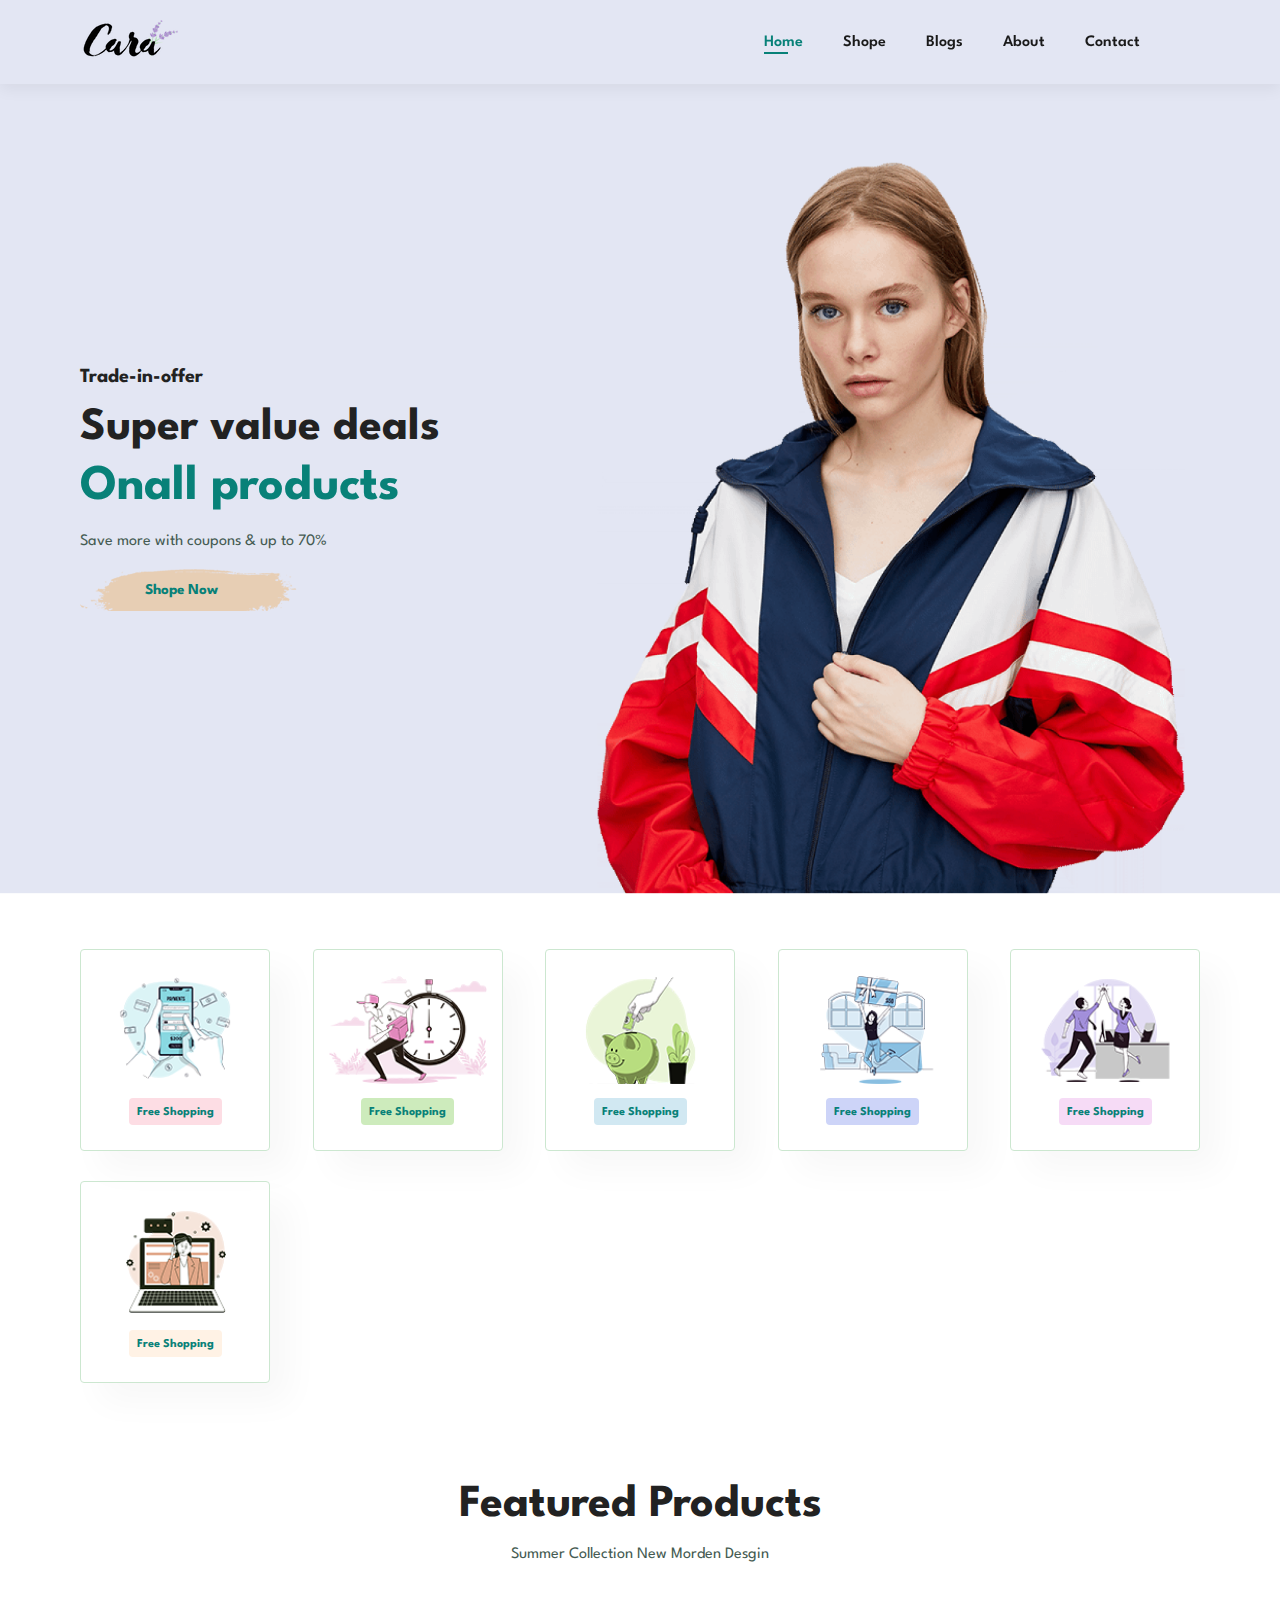
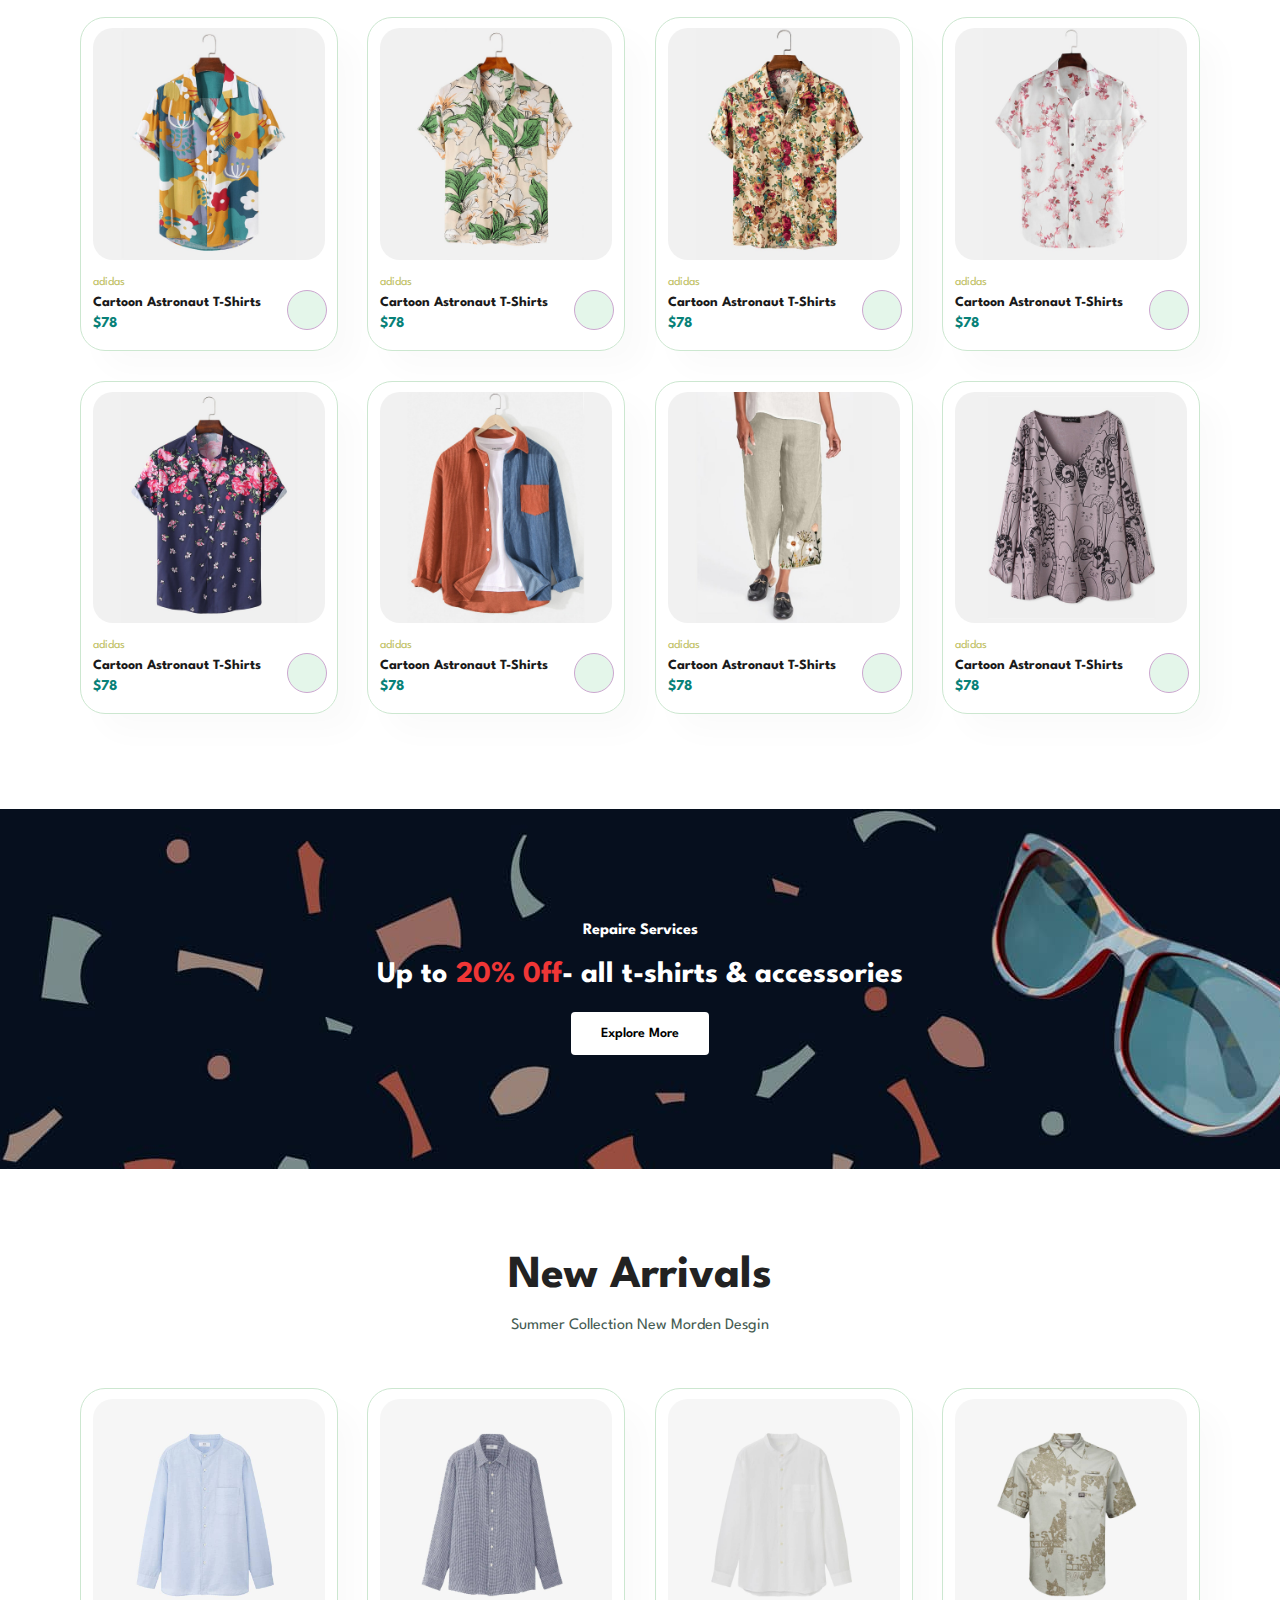
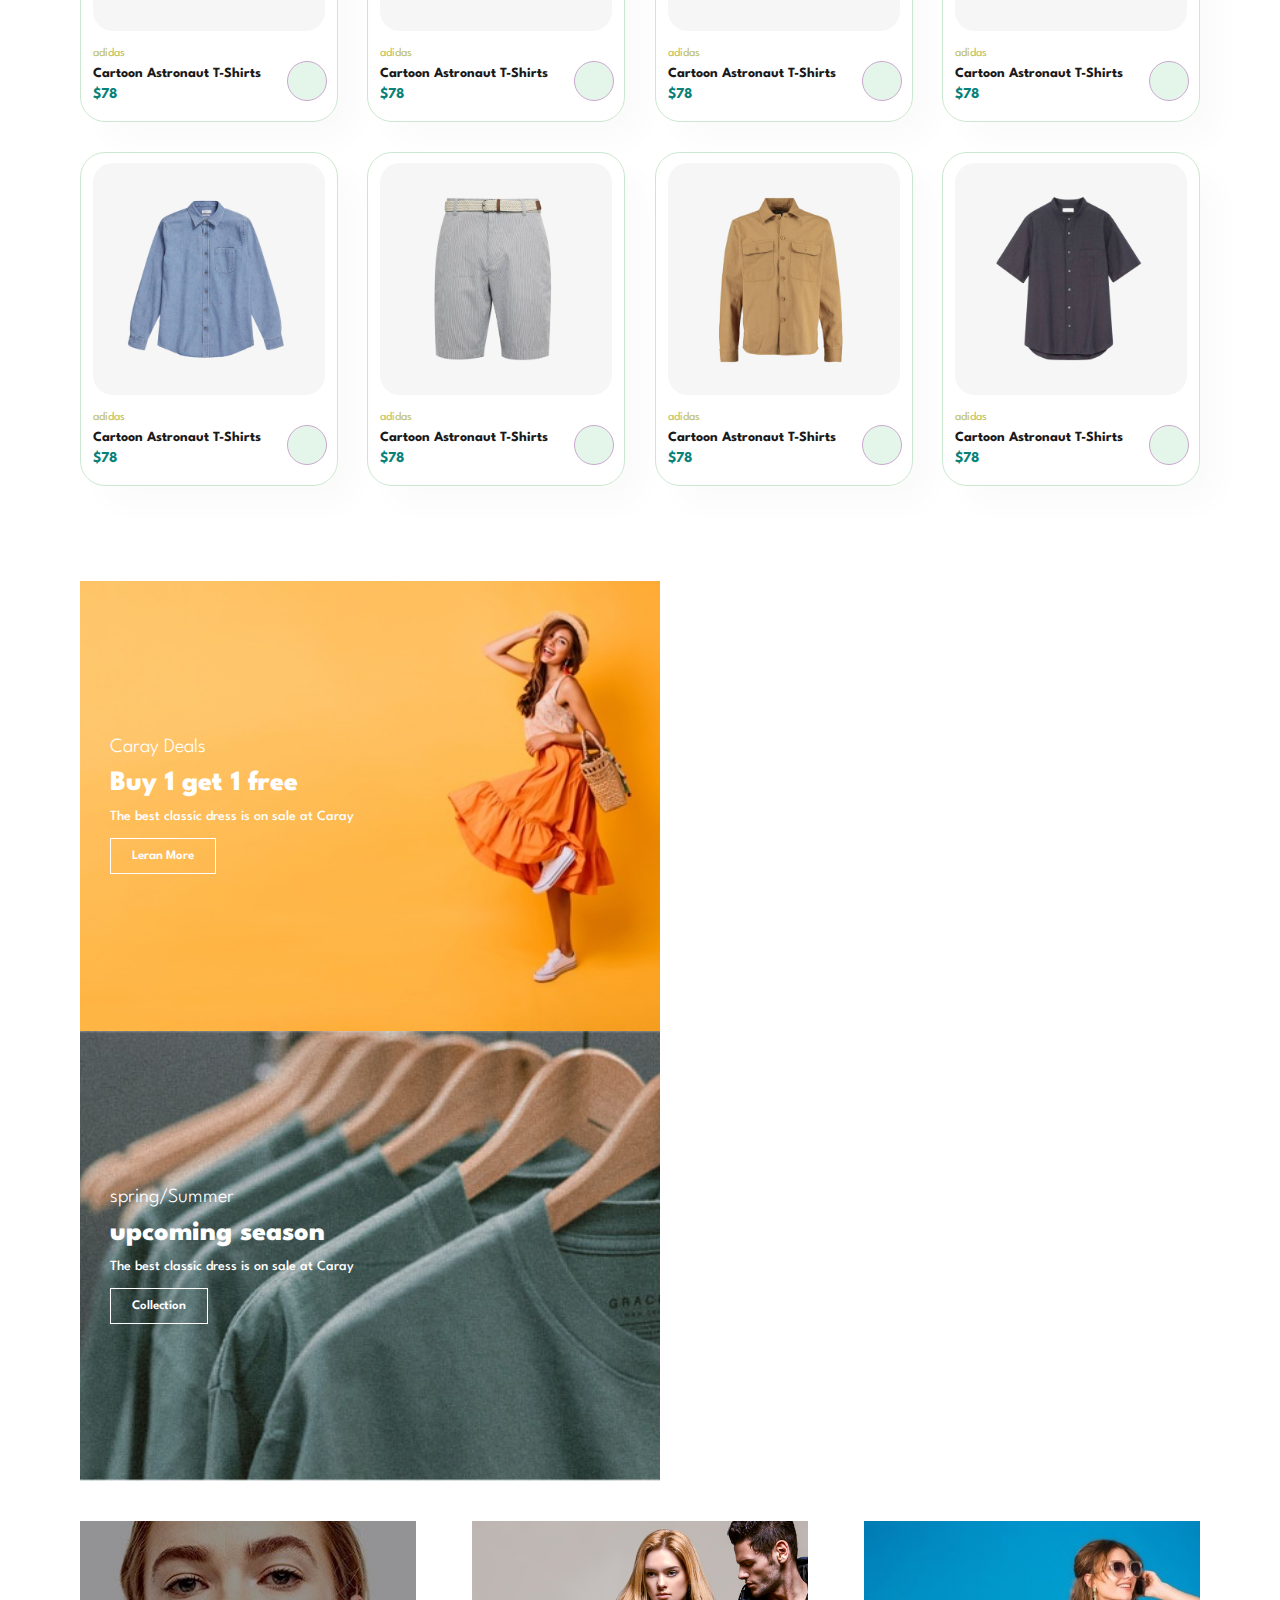
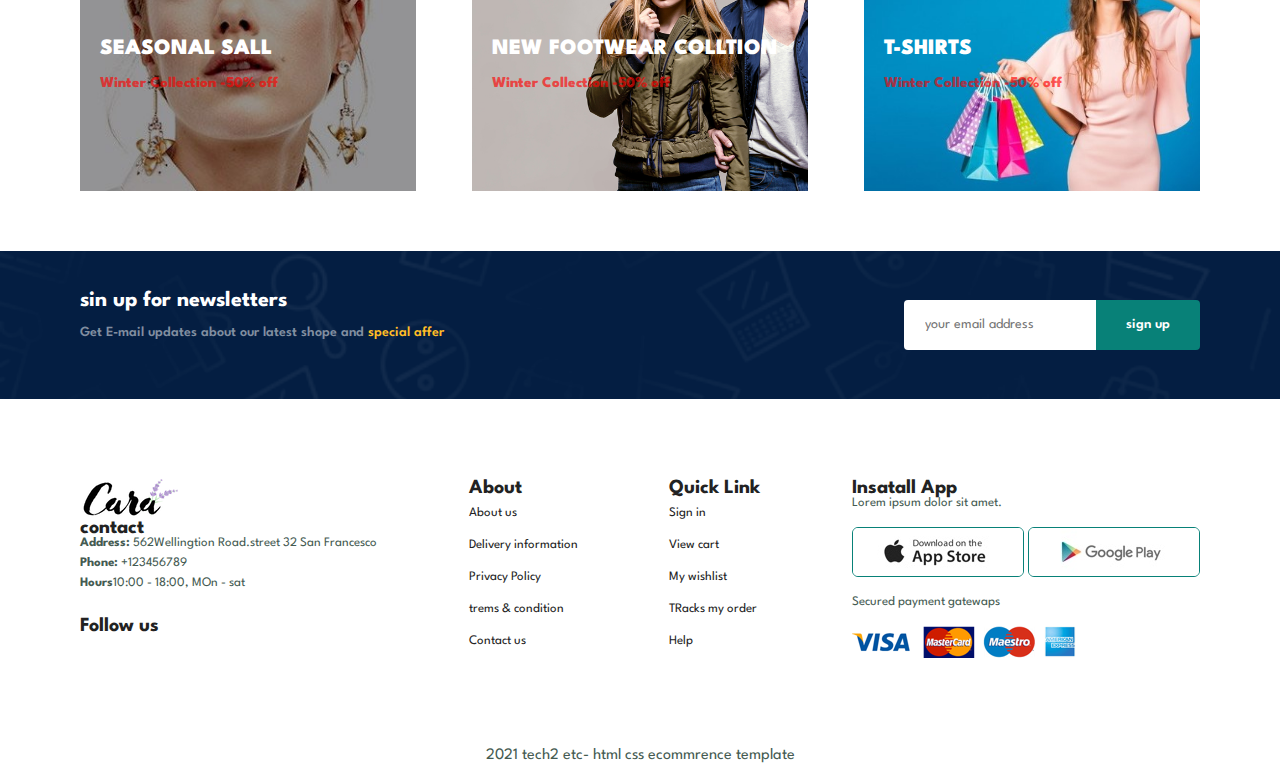
<file: index.html>
<!DOCTYPE html>
<html lang="en">
<head>
    <meta charset="UTF-8">
    <meta name="viewport" content="width=device-width, initial-scale=1.0">
    <title>Document</title>
    <link rel="stylesheet" href="style.css">
    <link rel="stylesheet" href="https://cdnjs.cloudflare.com/ajax/libs/font-awesome/6.6.0/css/all.min.css" integrity="sha512-Kc323vGBEqzTmouAECnVceyQqyqdsSiqLQISBL29aUW4U/M7pSPA/gEUZQqv1cwx4OnYxTxve5UMg5GT6L4JJg==" crossorigin="anonymous" referrerpolicy="no-referrer" />
</head>
<body>
    <section class="header">
        <a href=""><img src="img/logo.png" alt="" class="logo"></a>
        <div>
            <ul class="navbar">
                <li ><a class="active" href="index.html">Home</a></li>
                <li><a href="shope.html">Shope</a></li>
                <li><a href="blog.html">Blogs</a></li>
                <li><a href="about.html">About</a></li>
                <li><a href="contact.html">Contact</a></li>
                <li id="lg-bag"><a href="cart.html"><i class="fa-solid fa-bag-shopping"></i></i></a></li>
                <a class="close"><i class="fa-regular fa-circle-xmark"></i></a>
            </ul>
        </div>
        <div class="mobile">
            <a href="cart.html"><i class="fa-solid fa-bag-shopping"></i></a>
            <i id="bar" class="fas fa-outdent"></i>
            

        </div>
    </section>
    <!-- herosection -->
     <section class="hero">
        <h4>Trade-in-offer</h4>
        <h2>Super value deals</h2>
        <h1>Onall products</h1>
        <p>Save more with coupons & up to 70%</p>
        <button>Shope Now</button>
     </section>
     <!-- feature -->
      <section id="feature" class="section-p1">
        <div class="fe-box">
            <img src="img/features/f1.png" alt="">
            <h6>Free Shopping</h6>
        </div>
        <div class="fe-box">
            <img src="img/features/f2.png" alt="">
            <h6>Free Shopping</h6>
        </div>
        <div class="fe-box">
            <img src="img/features/f3.png" alt="">
            <h6>Free Shopping</h6>
        </div>
        <div class="fe-box">
            <img src="img/features/f4.png" alt="">
            <h6>Free Shopping</h6>
        </div>
        <div class="fe-box">
            <img src="img/features/f5.png" alt="">
            <h6>Free Shopping</h6>
        </div>
        <div class="fe-box">
            <img src="img/features/f6.png" alt="">
            <h6>Free Shopping</h6>
        </div>
      </section>
      <!-- product -->
       <section id="product1" class="section-p1">
        <h2>Featured Products</h2>
        <p>Summer Collection New Morden Desgin</p>
        <div class="pro-container">
            <div class="pro">
                <img src="img/products/f1.jpg" alt="">
                <div class="des">
                    <span>adidas</span>
                    <h5>Cartoon Astronaut T-Shirts</h5>
                    <div class="stars">
                        <i class="fas fa-star"></i>
                        <i class="fas fa-star"></i>
                        <i class="fas fa-star"></i>
                        <i class="fas fa-star"></i>
                        <i class="fas fa-star"></i>
                    </div>
                    <h4>$78</h4>
                </div>
                <a class="cart" href=""><i class="fa-solid fa-cart-shopping"></i></a>
            </div>
            <div class="pro">
                <img src="img/products/f2.jpg" alt="">
                <div class="des">
                    <span>adidas</span>
                    <h5>Cartoon Astronaut T-Shirts</h5>
                    <div class="stars">
                        <i class="fas fa-star"></i>
                        <i class="fas fa-star"></i>
                        <i class="fas fa-star"></i>
                        <i class="fas fa-star"></i>
                        <i class="fas fa-star"></i>
                    </div>
                    <h4>$78</h4>
                </div>
                <a class="cart" href=""><i class="fa-solid fa-cart-shopping"></i></a>
            </div>
            <div class="pro">
                <img src="img/products/f3.jpg" alt="">
                <div class="des">
                    <span>adidas</span>
                    <h5>Cartoon Astronaut T-Shirts</h5>
                    <div class="stars">
                        <i class="fas fa-star"></i>
                        <i class="fas fa-star"></i>
                        <i class="fas fa-star"></i>
                        <i class="fas fa-star"></i>
                        <i class="fas fa-star"></i>
                    </div>
                    <h4>$78</h4>
                </div>
                <a class="cart" href=""><i class="fa-solid fa-cart-shopping"></i></a>
            </div>
            <div class="pro">
                <img src="img/products/f4.jpg" alt="">
                <div class="des">
                    <span>adidas</span>
                    <h5>Cartoon Astronaut T-Shirts</h5>
                    <div class="stars">
                        <i class="fas fa-star"></i>
                        <i class="fas fa-star"></i>
                        <i class="fas fa-star"></i>
                        <i class="fas fa-star"></i>
                        <i class="fas fa-star"></i>
                    </div>
                    <h4>$78</h4>
                </div>
                <a class="cart" href=""><i class="fa-solid fa-cart-shopping"></i></a>
            </div>
            <div class="pro">
                <img src="img/products/f5.jpg" alt="">
                <div class="des">
                    <span>adidas</span>
                    <h5>Cartoon Astronaut T-Shirts</h5>
                    <div class="stars">
                        <i class="fas fa-star"></i>
                        <i class="fas fa-star"></i>
                        <i class="fas fa-star"></i>
                        <i class="fas fa-star"></i>
                        <i class="fas fa-star"></i>
                    </div>
                    <h4>$78</h4>
                </div>
                <a class="cart" href=""><i class="fa-solid fa-cart-shopping"></i></a>
            </div>
            <div class="pro">
                <img src="img/products/f6.jpg" alt="">
                <div class="des">
                    <span>adidas</span>
                    <h5>Cartoon Astronaut T-Shirts</h5>
                    <div class="stars">
                        <i class="fas fa-star"></i>
                        <i class="fas fa-star"></i>
                        <i class="fas fa-star"></i>
                        <i class="fas fa-star"></i>
                        <i class="fas fa-star"></i>
                    </div>
                    <h4>$78</h4>
                </div>
                <a class="cart" href=""><i class="fa-solid fa-cart-shopping"></i></a>
            </div>
            <div class="pro">
                <img src="img/products/f7.jpg" alt="">
                <div class="des">
                    <span>adidas</span>
                    <h5>Cartoon Astronaut T-Shirts</h5>
                    <div class="stars">
                        <i class="fas fa-star"></i>
                        <i class="fas fa-star"></i>
                        <i class="fas fa-star"></i>
                        <i class="fas fa-star"></i>
                        <i class="fas fa-star"></i>
                    </div>
                    <h4>$78</h4>
                </div>
                <a class="cart" href=""><i class="fa-solid fa-cart-shopping"></i></a>
            </div>
            <div class="pro">
                <img src="img/products/f8.jpg" alt="">
                <div class="des">
                    <span>adidas</span>
                    <h5>Cartoon Astronaut T-Shirts</h5>
                    <div class="stars">
                        <i class="fas fa-star"></i>
                        <i class="fas fa-star"></i>
                        <i class="fas fa-star"></i>
                        <i class="fas fa-star"></i>
                        <i class="fas fa-star"></i>
                    </div>
                    <h4>$78</h4>
                </div>
                <a class="cart" href=""><i class="fa-solid fa-cart-shopping"></i></a>
            </div>
        </div>
       </section>
       <!-- barnar -->
        <section id="barnar" class="section-m1">
            <h4>Repaire Services</h4>
            <h2>Up to <span> 20% 0ff</span>- all t-shirts & accessories</h2>
            <button class="normal">Explore More</button>
        </section>
        <!-- varaties -->
        <section id="product1" class="section-p1">
            <h2>New Arrivals</h2>
            <p>Summer Collection New Morden Desgin</p>
            <div class="pro-container">
                <div class="pro">
                    <img src="img/products/n1.jpg" alt="">
                    <div class="des">
                        <span>adidas</span>
                        <h5>Cartoon Astronaut T-Shirts</h5>
                        <div class="stars">
                            <i class="fas fa-star"></i>
                            <i class="fas fa-star"></i>
                            <i class="fas fa-star"></i>
                            <i class="fas fa-star"></i>
                            <i class="fas fa-star"></i>
                        </div>
                        <h4>$78</h4>
                    </div>
                    <a class="cart" href=""><i class="fa-solid fa-cart-shopping"></i></a>
                </div>
                <div class="pro">
                    <img src="img/products/n2.jpg" alt="">
                    <div class="des">
                        <span>adidas</span>
                        <h5>Cartoon Astronaut T-Shirts</h5>
                        <div class="stars">
                            <i class="fas fa-star"></i>
                            <i class="fas fa-star"></i>
                            <i class="fas fa-star"></i>
                            <i class="fas fa-star"></i>
                            <i class="fas fa-star"></i>
                        </div>
                        <h4>$78</h4>
                    </div>
                    <a class="cart" href=""><i class="fa-solid fa-cart-shopping"></i></a>
                </div>
                <div class="pro">
                    <img src="img/products/n3.jpg" alt="">
                    <div class="des">
                        <span>adidas</span>
                        <h5>Cartoon Astronaut T-Shirts</h5>
                        <div class="stars">
                            <i class="fas fa-star"></i>
                            <i class="fas fa-star"></i>
                            <i class="fas fa-star"></i>
                            <i class="fas fa-star"></i>
                            <i class="fas fa-star"></i>
                        </div>
                        <h4>$78</h4>
                    </div>
                    <a class="cart" href=""><i class="fa-solid fa-cart-shopping"></i></a>
                </div>
                <div class="pro">
                    <img src="img/products/n4.jpg" alt="">
                    <div class="des">
                        <span>adidas</span>
                        <h5>Cartoon Astronaut T-Shirts</h5>
                        <div class="stars">
                            <i class="fas fa-star"></i>
                            <i class="fas fa-star"></i>
                            <i class="fas fa-star"></i>
                            <i class="fas fa-star"></i>
                            <i class="fas fa-star"></i>
                        </div>
                        <h4>$78</h4>
                    </div>
                    <a class="cart" href=""><i class="fa-solid fa-cart-shopping"></i></a>
                </div>
                <div class="pro">
                    <img src="img/products/n5.jpg" alt="">
                    <div class="des">
                        <span>adidas</span>
                        <h5>Cartoon Astronaut T-Shirts</h5>
                        <div class="stars">
                            <i class="fas fa-star"></i>
                            <i class="fas fa-star"></i>
                            <i class="fas fa-star"></i>
                            <i class="fas fa-star"></i>
                            <i class="fas fa-star"></i>
                        </div>
                        <h4>$78</h4>
                    </div>
                    <a class="cart" href=""><i class="fa-solid fa-cart-shopping"></i></a>
                </div>
                <div class="pro">
                    <img src="img/products/n6.jpg" alt="">
                    <div class="des">
                        <span>adidas</span>
                        <h5>Cartoon Astronaut T-Shirts</h5>
                        <div class="stars">
                            <i class="fas fa-star"></i>
                            <i class="fas fa-star"></i>
                            <i class="fas fa-star"></i>
                            <i class="fas fa-star"></i>
                            <i class="fas fa-star"></i>
                        </div>
                        <h4>$78</h4>
                    </div>
                    <a class="cart" href=""><i class="fa-solid fa-cart-shopping"></i></a>
                </div>
                <div class="pro">
                    <img src="img/products/n7.jpg" alt="">
                    <div class="des">
                        <span>adidas</span>
                        <h5>Cartoon Astronaut T-Shirts</h5>
                        <div class="stars">
                            <i class="fas fa-star"></i>
                            <i class="fas fa-star"></i>
                            <i class="fas fa-star"></i>
                            <i class="fas fa-star"></i>
                            <i class="fas fa-star"></i>
                        </div>
                        <h4>$78</h4>
                    </div>
                    <a class="cart" href=""><i class="fa-solid fa-cart-shopping"></i></a>
                </div>
                <div class="pro">
                    <img src="img/products/n8.jpg" alt="">
                    <div class="des">
                        <span>adidas</span>
                        <h5>Cartoon Astronaut T-Shirts</h5>
                        <div class="stars">
                            <i class="fas fa-star"></i>
                            <i class="fas fa-star"></i>
                            <i class="fas fa-star"></i>
                            <i class="fas fa-star"></i>
                            <i class="fas fa-star"></i>
                        </div>
                        <h4>$78</h4>
                    </div>
                    <a class="cart" href=""><i class="fa-solid fa-cart-shopping"></i></a>
                </div>
            </div>
           </section>
           <!-- sm-section -->
            <section id="sm-section" class="section-p1">
                <div class="barnar-box">
                    <h4>Caray Deals</h4>
                    <h2>Buy 1 get 1 free</h2>
                    <span>The best classic dress is on sale at Caray</span>
                    <button class="white">Leran More</button>
                </div>
                <div class="barnar-box" id="barnar-box5">
                    <h4>spring/Summer</h4>
                    <h2>upcoming season</h2>
                    <span>The best classic dress is on sale at Caray</span>
                    <button class="white">Collection</button>
                </div>
                
            </section>
            <section id="barnar3">
                <div class="barnar-box">
                <h2>SEASONAL SALL</h2>
                <h3>Winter Collection -50% off</h3>
            </div>
                <div class="barnar-box barnar-box2">
                <h2>NEW FOOTWEAR COLLTION</h2>
                <h3>Winter Collection -50% off</h3>
            </div>
                <div class="barnar-box barnar-box4">
                <h2>T-SHIRTS</h2>
                <h3>Winter Collection -50% off</h3>
            </div>
            </section>
            <!-- sinup -->
             <section id="newsletter" class="section-p1 section-m1">
                <div class="newstext">
                    <h4>sin up for newsletters</h4>
                    <p>Get E-mail  updates about our latest shope and <span>special affer</span></p>
                </div>
                <div class="form">
                    <input type="text" placeholder="your email address">
                    <button class="normal">sign up</button>
                </div>
             </section>
             <!-- footer -->
              <footer class="section-p1">
                <div class="col">
                    <img src="img/logo.png" alt="">
                    <h4>contact</h4>
                    <p><strong>Address:</strong> 562Wellingtion Road.street 32 San Francesco</p>
                    <p><strong>Phone:</strong> +123456789</p>
                    <p><strong>Hours</strong>10:00 - 18:00, MOn - sat</p>
                
                <div class="follow">
                    <h4>Follow us</h4>
                    <div class="icon">
                        <i class="fab fa-facebook-f"></i>
                        <i class="fab fa-twitter"></i>
                        <i class="fab fa-instagrm"></i>
                        <i class="fab fa-pinterest-p"></i>
                        <i class="fab fa-youtube"></i>
                    </div>
                </div>
            </div>
            <div class="col">
                <h4>About</h4>
                <a href="#">About us</a>
                <a href="">Delivery information</a>
                <a href="#">Privacy Policy</a>
                <a href="#">trems & condition</a>
                <a href="#">Contact us</a>
            </div>
            <div class="col">
                <h4>Quick Link</h4>
                <a href="#">Sign in</a>
                <a href="">View cart</a>
                <a href="#">My wishlist</a>
                <a href="#">TRacks my order</a>
                <a href="#">Help</a>
            </div>
            <div class="col install">
                <h4>Insatall App</h4>
                <p>Lorem ipsum dolor sit amet.</p>
                <div class="row">
                    <img src="img/pay/app.jpg" alt="">
                    <img src="img/pay/play.jpg" alt="">
                </div>
                <p>Secured payment gatewaps</p>
                <img src="img/pay/pay.png" alt="">
            </div>

              </footer>
              <div class="copyright">
                <p>2021 tech2 etc- html css ecommrence template</p>
            </div>
            <script src="js/main.js">
                
            </script>
</body>
</html>
</file>
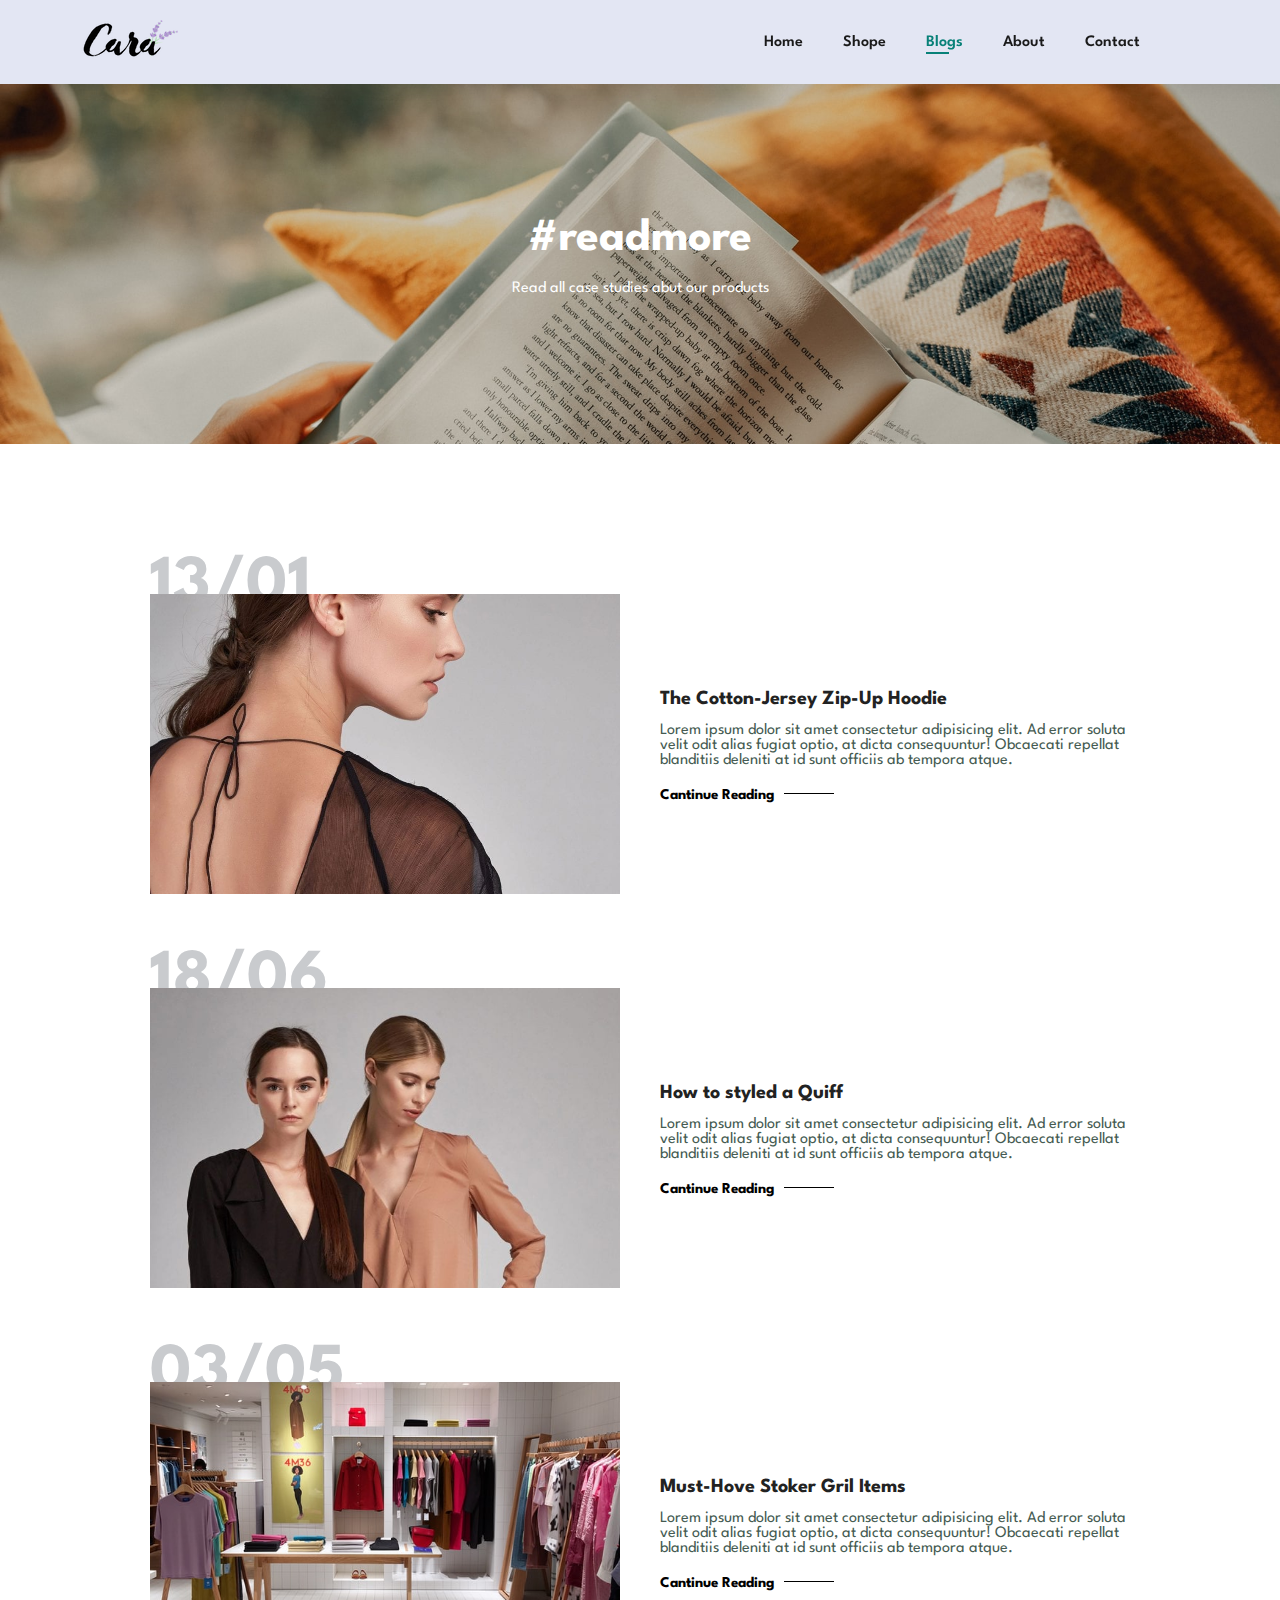
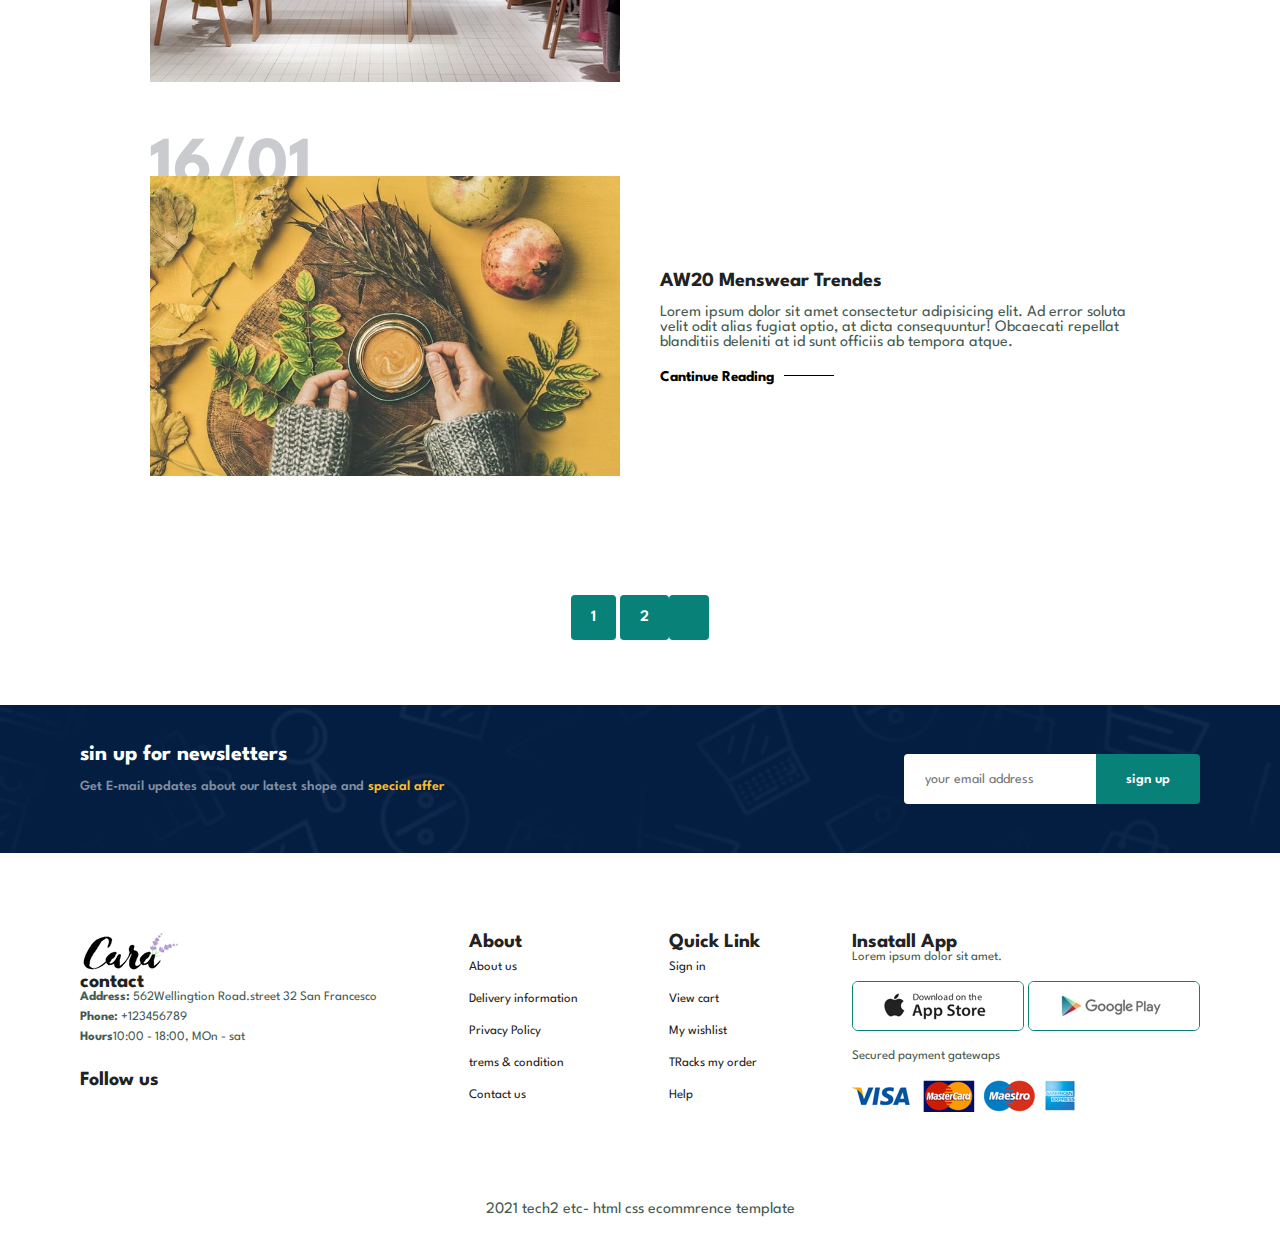
<file: blog.html>
<!DOCTYPE html>
<html lang="en">
<head>
    <meta charset="UTF-8">
    <meta name="viewport" content="width=device-width, initial-scale=1.0">
    <title>Document</title>
    <link rel="stylesheet" href="style.css">
    <link rel="stylesheet" href="https://cdnjs.cloudflare.com/ajax/libs/font-awesome/6.6.0/css/all.min.css" integrity="sha512-Kc323vGBEqzTmouAECnVceyQqyqdsSiqLQISBL29aUW4U/M7pSPA/gEUZQqv1cwx4OnYxTxve5UMg5GT6L4JJg==" crossorigin="anonymous" referrerpolicy="no-referrer" />
</head>
<body>
    <section class="header">
        <a href=""><img src="img/logo.png" alt="" class="logo"></a>
        <div>
            <ul class="navbar">
                <li ><a href="index.html">Home</a></li>
                <li><a  href="shope.html">Shope</a></li>
                <li><a class="active" href="blog.html">Blogs</a></li>
                <li><a href="about.html">About</a></li>
                <li><a href="contact.html">Contact</a></li>
                <li id="lg-bag"><a href="cart.html"><i class="fa-solid fa-bag-shopping"></i></a></li>
                <a class="close"><i class="fa-regular fa-circle-xmark"></i></a>
            </ul>
        </div>
        <div class="mobile">
            <a href="cart.html"><i class="fa-solid fa-bag-shopping"></i></a>
            <i id="bar" class="fas fa-outdent"></i>
            

        </div>
    </section>
    <!-- herosection -->
     <section class="page-header" id="blog-header">
        
        <h2>#readmore</h2>
        
        <p>Read all case studies abut our products</p>
         
     </section>
     <section id="blog">
        <div class="blog-box">
            <div class="blog-img">
                <img src="img/blog/b1.jpg" alt="">
            </div>
            <div class="blog-details">
                <h4>The Cotton-Jersey Zip-Up Hoodie</h4>
                <p>Lorem ipsum dolor sit amet consectetur adipisicing elit. Ad error soluta velit odit alias fugiat optio, at dicta consequuntur! Obcaecati repellat blanditiis deleniti at id sunt officiis ab tempora atque.</p>
                <a href="#">Cantinue Reading</a>
            </div>
            <h1>13/01</h1>
        </div>
        <div class="blog-box">
            <div class="blog-img">
                <img src="img/blog/b2.jpg" alt="">
            </div>
            <div class="blog-details">
                <h4>How to styled a Quiff</h4>
                <p>Lorem ipsum dolor sit amet consectetur adipisicing elit. Ad error soluta velit odit alias fugiat optio, at dicta consequuntur! Obcaecati repellat blanditiis deleniti at id sunt officiis ab tempora atque.</p>
                <a href="#">Cantinue Reading</a>
            </div>
            <h1>18/06</h1>
        </div>
        <div class="blog-box">
            <div class="blog-img">
                <img src="img/blog/b3.jpg" alt="">
            </div>
            <div class="blog-details">
                <h4>Must-Hove Stoker Gril Items</h4>
                <p>Lorem ipsum dolor sit amet consectetur adipisicing elit. Ad error soluta velit odit alias fugiat optio, at dicta consequuntur! Obcaecati repellat blanditiis deleniti at id sunt officiis ab tempora atque.</p>
                <a href="#">Cantinue Reading</a>
            </div>
            <h1>03/05</h1>
        </div>
        <div class="blog-box">
            <div class="blog-img">
                <img src="img/blog/b6.jpg" alt="">
            </div>
            <div class="blog-details">
                <h4>AW20 Menswear Trendes</h4>
                <p>Lorem ipsum dolor sit amet consectetur adipisicing elit. Ad error soluta velit odit alias fugiat optio, at dicta consequuntur! Obcaecati repellat blanditiis deleniti at id sunt officiis ab tempora atque.</p>
                <a href="#">Cantinue Reading</a>
            </div>
            <h1>16/01</h1>
        </div>
     </section>
     <section id="pagination" class="section-p1">
        <a href="#">1</a>
        <a href="#">2</a>
        <a href="#"><i class="fa-solid fa-arrow-right-long"></i></a>
       </section>
          
            <!-- sinup -->
             <section id="newsletter" class="section-p1 section-m1">
                <div class="newstext">
                    <h4>sin up for newsletters</h4>
                    <p>Get E-mail  updates about our latest shope and <span>special affer</span></p>
                </div>
                <div class="form">
                    <input type="text" placeholder="your email address">
                    <button class="normal">sign up</button>
                </div>
             </section>
             <!-- footer -->
              <footer class="section-p1">
                <div class="col">
                    <img src="img/logo.png" alt="">
                    <h4>contact</h4>
                    <p><strong>Address:</strong> 562Wellingtion Road.street 32 San Francesco</p>
                    <p><strong>Phone:</strong> +123456789</p>
                    <p><strong>Hours</strong>10:00 - 18:00, MOn - sat</p>
                
                <div class="follow">
                    <h4>Follow us</h4>
                    <div class="icon">
                        <i class="fab fa-facebook-f"></i>
                        <i class="fab fa-twitter"></i>
                        <i class="fab fa-instagrm"></i>
                        <i class="fab fa-pinterest-p"></i>
                        <i class="fab fa-youtube"></i>
                    </div>
                </div>
            </div>
            <div class="col">
                <h4>About</h4>
                <a href="#">About us</a>
                <a href="">Delivery information</a>
                <a href="#">Privacy Policy</a>
                <a href="#">trems & condition</a>
                <a href="#">Contact us</a>
            </div>
            <div class="col">
                <h4>Quick Link</h4>
                <a href="#">Sign in</a>
                <a href="">View cart</a>
                <a href="#">My wishlist</a>
                <a href="#">TRacks my order</a>
                <a href="#">Help</a>
            </div>
            <div class="col install">
                <h4>Insatall App</h4>
                <p>Lorem ipsum dolor sit amet.</p>
                <div class="row">
                    <img src="img/pay/app.jpg" alt="">
                    <img src="img/pay/play.jpg" alt="">
                </div>
                <p>Secured payment gatewaps</p>
                <img src="img/pay/pay.png" alt="">
            </div>

              </footer>
              <div class="copyright">
                <p>2021 tech2 etc- html css ecommrence template</p>
            </div>
            <script src="js/main.js">
                
            </script>
</body>
</html>
</file>
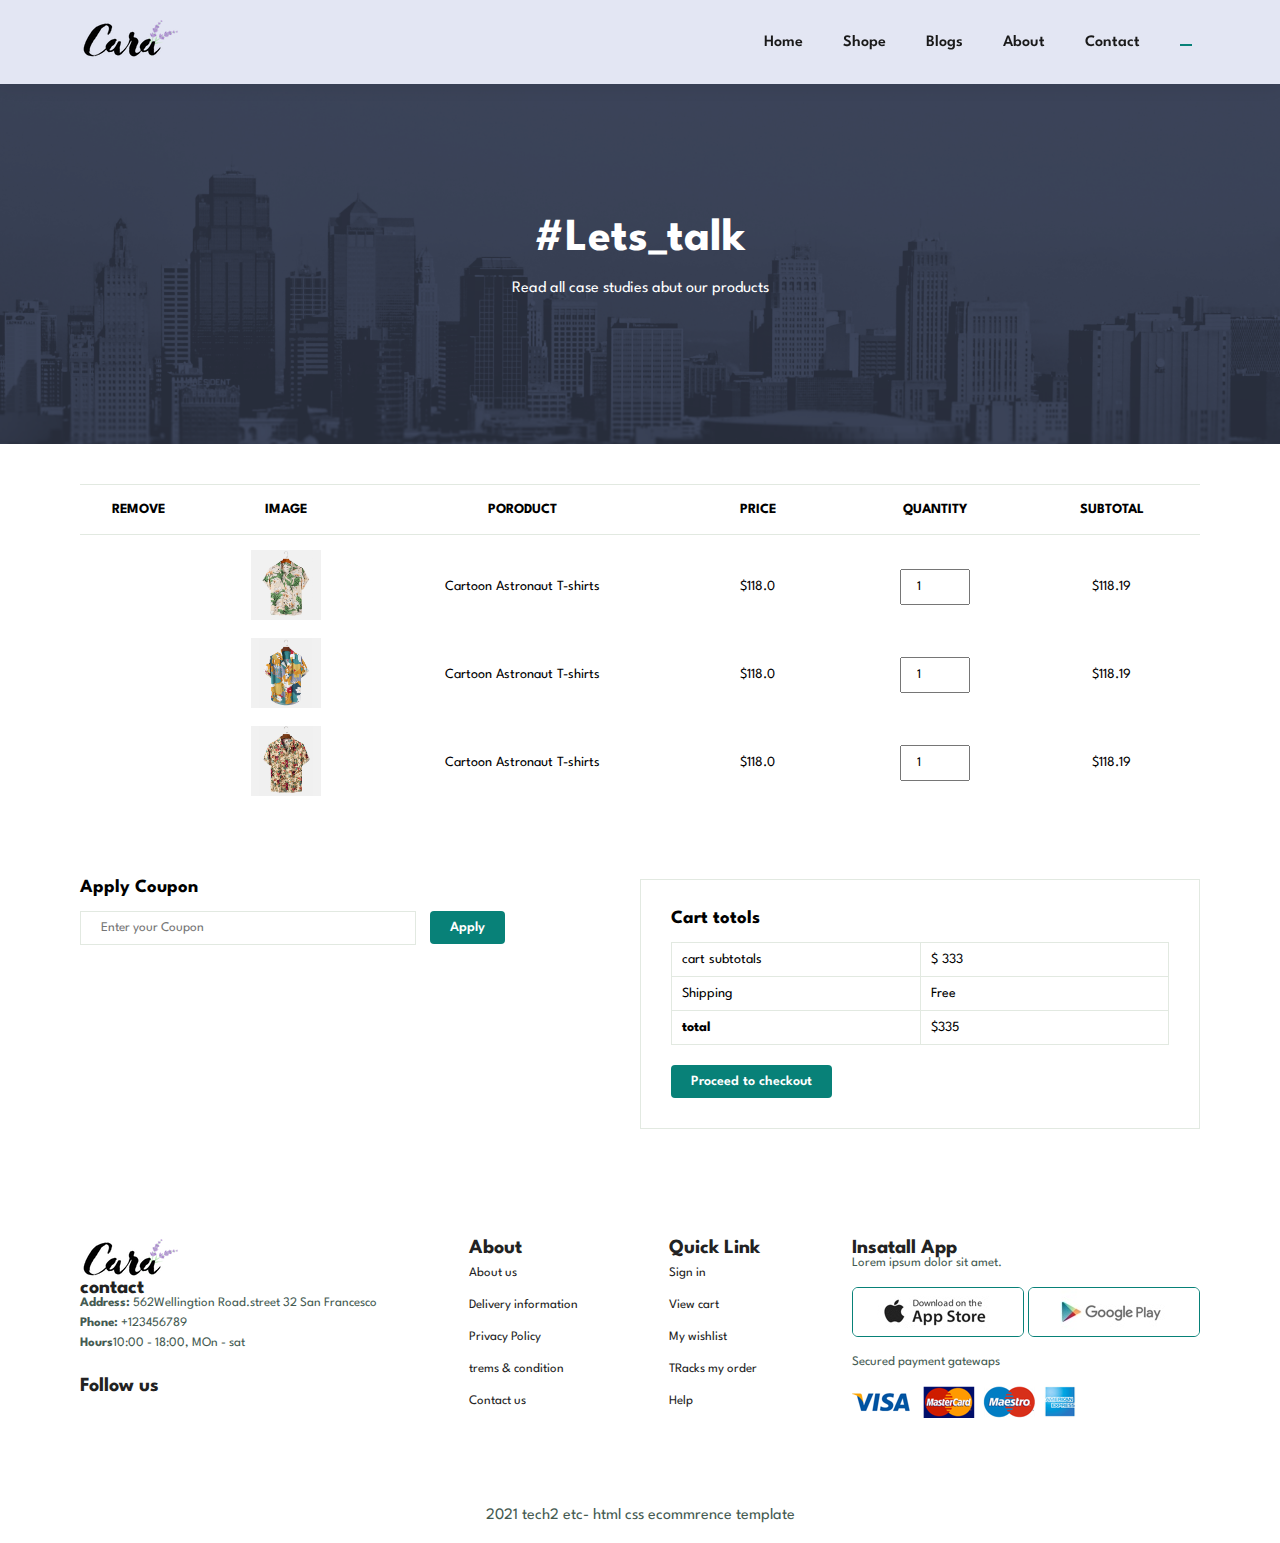
<file: cart.html>
<!DOCTYPE html>
<html lang="en">
<head>
    <meta charset="UTF-8">
    <meta name="viewport" content="width=device-width, initial-scale=1.0">
    <title>Document</title>
    <link rel="stylesheet" href="style.css">
    <link rel="stylesheet" href="https://cdnjs.cloudflare.com/ajax/libs/font-awesome/6.6.0/css/all.min.css" integrity="sha512-Kc323vGBEqzTmouAECnVceyQqyqdsSiqLQISBL29aUW4U/M7pSPA/gEUZQqv1cwx4OnYxTxve5UMg5GT6L4JJg==" crossorigin="anonymous" referrerpolicy="no-referrer" />
</head>
<body>
    <section class="header">
        <a href=""><img src="img/logo.png" alt="" class="logo"></a>
        <div>
            <ul class="navbar">
                <li ><a href="index.html">Home</a></li>
                <li><a  href="shope.html">Shope</a></li>
                <li><a  href="blog.html">Blogs</a></li>
                <li><a  href="about.html">About</a></li>
                <li><a href="contact.html">Contact</a></li>
                <li id="lg-bag"><a class="active" href="cart.html"><i class="fa-solid fa-bag-shopping"></i></a></li>
                <a class="close"><i class="fa-regular fa-circle-xmark"></i></a>
            </ul>
        </div>
        <div class="mobile">
            <a href="cart.html"><i class="fa-solid fa-bag-shopping"></i></a>
            <i id="bar" class="fas fa-outdent"></i>
            

        </div>
    </section>
    <!-- herosection -->
     <section class="page-header" id="about">
        
        <h2>#Lets_talk</h2>
        
        <p>Read all case studies abut our products</p>
         
     </section>
     <!-- cart -->
      <section id="cart" class="section-p1">
        <table width="100%">
            <thead>
                <tr>
                    <td>Remove</td>
                    <td>Image</td>
                    <td>poroduct</td>
                    <td>Price</td>
                    <td>Quantity</td>
                    <td>Subtotal</td>
                </tr>
            </thead>
            <tbody>
                <tr>
                    <td> <a href="#"><i class="fa-regular fa-circle-xmark"></i></a></td>
                    <td><img src="img/products/f2.jpg" alt=""></td>
                    <td>Cartoon Astronaut T-shirts</td>
                    <td>$118.0</td>
                    <td><input type="number" value="1"></td>
                    <td>$118.19</td>
                </tr>
                <tr>
                    <td> <a href="#"><i class="fa-regular fa-circle-xmark"></i></a></td>
                    <td><img src="img/products/f1.jpg" alt=""></td>
                    <td>Cartoon Astronaut T-shirts</td>
                    <td>$118.0</td>
                    <td><input type="number" value="1"></td>
                    <td>$118.19</td>
                </tr>
                <tr>
                    <td> <a href="#"><i class="fa-regular fa-circle-xmark"></i></a></td>
                    <td><img src="img/products/f3.jpg" alt=""></td>
                    <td>Cartoon Astronaut T-shirts</td>
                    <td>$118.0</td>
                    <td><input type="number" value="1"></td>
                    <td>$118.19</td>
                </tr>
            </tbody>
        </table>
      </section>
      <!-- cart add -->
       <section id="cart-add" class="section-p1">
        <div id="coupon">
            <h3>Apply Coupon</h3>
        <div>
        <input type="text" placeholder="Enter your Coupon">
        <button class="normal">Apply</button>
    </div>
</div>
<div id="subtotal">
    <h3>Cart totols</h3>
    <table>
        <tr>
            <td>cart subtotals</td>
            <td>$ 333</td>
        </tr>
        <tr>
            <td>Shipping </td>
            <td>Free</td>
        </tr>
        <tr>
            <td><strong>total</strong></td>
            <td> $335</td>
        </tr>
    </table>
    <button class="normal">Proceed to checkout</button>
</div>
       </section>
     
      
     
             <!-- footer -->
              <footer class="section-p1">
                <div class="col">
                    <img src="img/logo.png" alt="">
                    <h4>contact</h4>
                    <p><strong>Address:</strong> 562Wellingtion Road.street 32 San Francesco</p>
                    <p><strong>Phone:</strong> +123456789</p>
                    <p><strong>Hours</strong>10:00 - 18:00, MOn - sat</p>
                
                <div class="follow">
                    <h4>Follow us</h4>
                    <div class="icon">
                        <i class="fab fa-facebook-f"></i>
                        <i class="fab fa-twitter"></i>
                        <i class="fab fa-instagrm"></i>
                        <i class="fab fa-pinterest-p"></i>
                        <i class="fab fa-youtube"></i>
                    </div>
                </div>
            </div>
            <div class="col">
                <h4>About</h4>
                <a href="#">About us</a>
                <a href="">Delivery information</a>
                <a href="#">Privacy Policy</a>
                <a href="#">trems & condition</a>
                <a href="#">Contact us</a>
            </div>
            <div class="col">
                <h4>Quick Link</h4>
                <a href="#">Sign in</a>
                <a href="">View cart</a>
                <a href="#">My wishlist</a>
                <a href="#">TRacks my order</a>
                <a href="#">Help</a>
            </div>
            <div class="col install">
                <h4>Insatall App</h4>
                <p>Lorem ipsum dolor sit amet.</p>
                <div class="row">
                    <img src="img/pay/app.jpg" alt="">
                    <img src="img/pay/play.jpg" alt="">
                </div>
                <p>Secured payment gatewaps</p>
                <img src="img/pay/pay.png" alt="">
            </div>

              </footer>
              <div class="copyright">
                <p>2021 tech2 etc- html css ecommrence template</p>
            </div>
            <script src="js/main.js">
                
            </script>
</body>
</html>
</file>
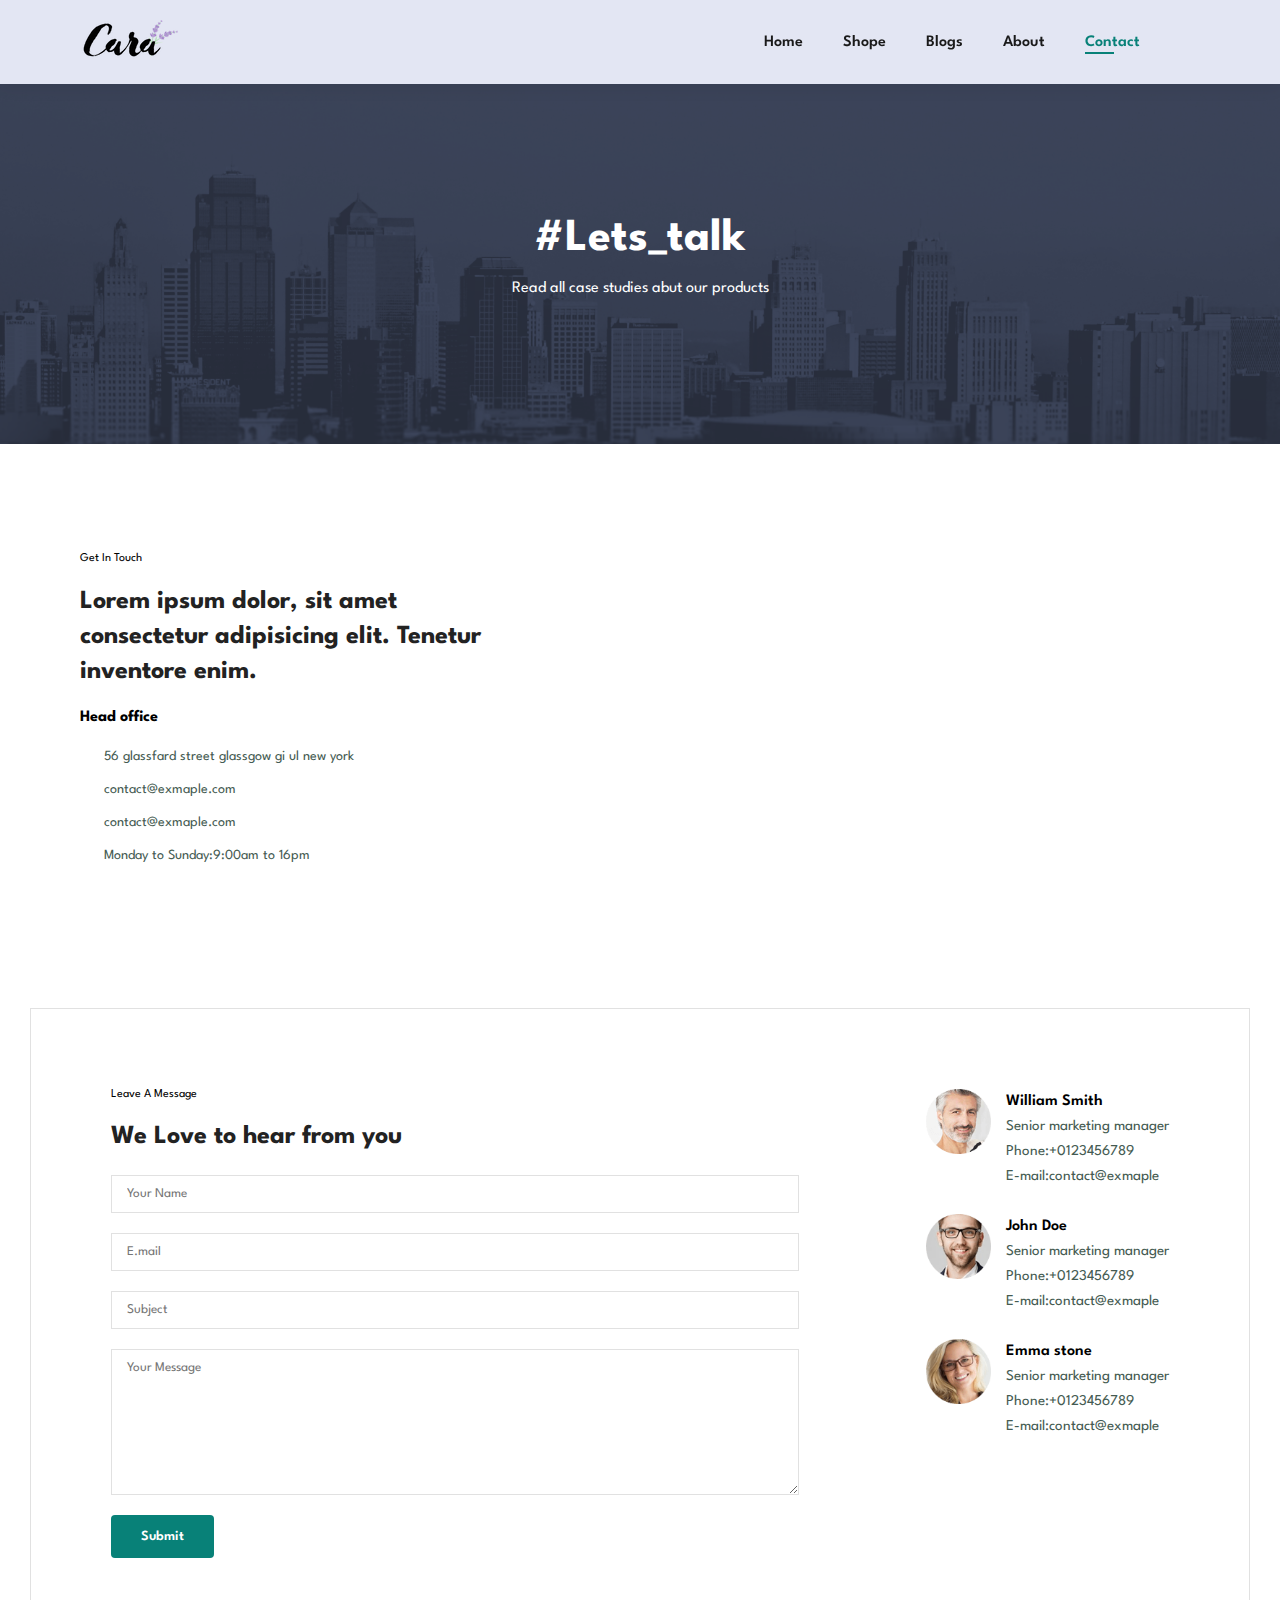
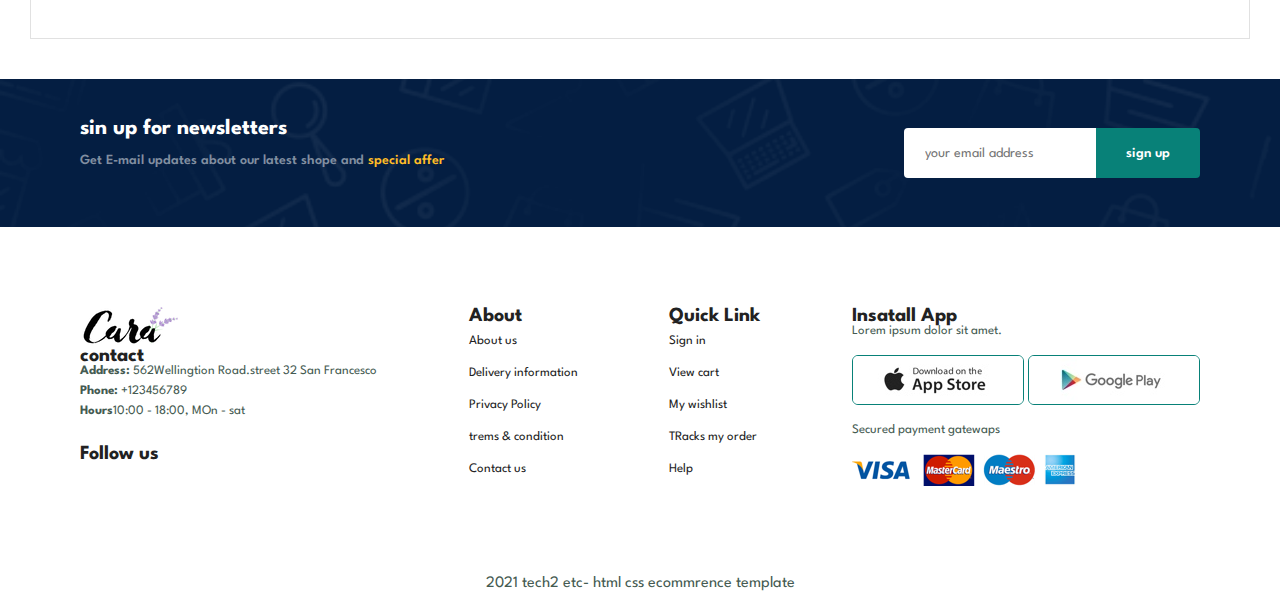
<file: contact.html>
<!DOCTYPE html>
<html lang="en">
<head>
    <meta charset="UTF-8">
    <meta name="viewport" content="width=device-width, initial-scale=1.0">
    <title>Document</title>
    <link rel="stylesheet" href="style.css">
    <link rel="stylesheet" href="https://cdnjs.cloudflare.com/ajax/libs/font-awesome/6.6.0/css/all.min.css" integrity="sha512-Kc323vGBEqzTmouAECnVceyQqyqdsSiqLQISBL29aUW4U/M7pSPA/gEUZQqv1cwx4OnYxTxve5UMg5GT6L4JJg==" crossorigin="anonymous" referrerpolicy="no-referrer" />
</head>
<body>
    <section class="header">
        <a href=""><img src="img/logo.png" alt="" class="logo"></a>
        <div>
            <ul class="navbar">
                <li ><a href="index.html">Home</a></li>
                <li><a  href="shope.html">Shope</a></li>
                <li><a  href="blog.html">Blogs</a></li>
                <li><a  href="about.html">About</a></li>
                <li><a class="active" href="contact.html">Contact</a></li>
                <li id="lg-bag"><a href="cart.html"><i class="fa-solid fa-bag-shopping"></i></a></li>
                <a class="close"><i class="fa-regular fa-circle-xmark"></i></a>
            </ul>
        </div>
        <div class="mobile">
            <a href="cart.html"><i class="fa-solid fa-bag-shopping"></i></a>
            <i id="bar" class="fas fa-outdent"></i>
            

        </div>
    </section>
    <!-- herosection -->
     <section class="page-header" id="about">
        
        <h2>#Lets_talk</h2>
        
        <p>Read all case studies abut our products</p>
         
     </section>
     <!-- contact -->
      <section id="contact-details" class="section-p1 ">
       <div class="details">
        <span>Get In Touch</span>
        <h2>Lorem ipsum dolor, sit amet consectetur adipisicing elit. Tenetur inventore enim.</h2>
        <h3>Head office</h3>
        <div>
            <li>
                <i class="fa-regular fa-map fa-fw"></i>
                <p>56 glassfard street glassgow gi ul new york</p>
            </li>
            <li>
                <i class="fa-regular fa-envelope fa-fw"></i>
                <p>contact@exmaple.com</p>
            </li>
            <li>
                <i class="fa-solid fa-phone fa-fw"></i>
                <p>contact@exmaple.com</p>
            </li>
            <li>
                <i class="fa-regular fa-clock fa-fw"></i>
                <p>Monday to Sunday:9:00am to 16pm</p>
            </li>
            
        </div>
        
       </div>
       <div class="map">
        <iframe src="https://www.google.com/maps/embed?pb=!1m18!1m12!1m3!1d27036.259137632544!2d72.72642519516309!3d32.06220227977479!2m3!1f0!2f0!3f0!3m2!1i1024!2i768!4f13.1!3m3!1m2!1s0x3921775814ae46db%3A0x1c25b90ec9b60592!2sSoftileo!5e1!3m2!1sen!2s!4v1724436479393!5m2!1sen!2s" width="600" height="450" style="border:0;" allowfullscreen="" loading="lazy" referrerpolicy="no-referrer-when-downgrade"></iframe>
       </div>
      

      </section>
      <!-- form -->
       <section id="form-details">
        <form action="">
            <span>Leave A Message</span>
            <h2>We Love to hear from you</h2>
            <input type="text" placeholder="Your Name">
            <input type="text" placeholder="E.mail">
            <input type="text" placeholder="Subject">
            <textarea name="" id="" cols="30" rows="10" placeholder="Your Message"></textarea>
            <button class="normal">Submit</button>
            
        </form>
        <div class="people">
            <div>
                <img src="img/people/1.png" alt="">
                <p><span>William Smith</span>Senior marketing manager <br>Phone:+0123456789 <br>E-mail:contact@exmaple</p>
            </div>
       
        
            <div>
                <img src="img/people/2.png" alt="">
                <p><span>John Doe</span>Senior marketing manager <br>Phone:+0123456789 <br>E-mail:contact@exmaple</p>
            </div>
        
        
            <div>
                <img src="img/people/3.png" alt="">
                <p><span>Emma stone</span>Senior marketing manager <br>Phone:+0123456789 <br>E-mail:contact@exmaple</p>
            </div>
        </div>
       </section>
     
      
      <!-- sinup -->
      <section id="newsletter" class="section-p1 section-m1">
        <div class="newstext">
            <h4>sin up for newsletters</h4>
            <p>Get E-mail  updates about our latest shope and <span>special affer</span></p>
        </div>
        <div class="form">
            <input type="text" placeholder="your email address">
            <button class="normal">sign up</button>
        </div>
     </section>
             <!-- footer -->
              <footer class="section-p1">
                <div class="col">
                    <img src="img/logo.png" alt="">
                    <h4>contact</h4>
                    <p><strong>Address:</strong> 562Wellingtion Road.street 32 San Francesco</p>
                    <p><strong>Phone:</strong> +123456789</p>
                    <p><strong>Hours</strong>10:00 - 18:00, MOn - sat</p>
                
                <div class="follow">
                    <h4>Follow us</h4>
                    <div class="icon">
                        <i class="fab fa-facebook-f"></i>
                        <i class="fab fa-twitter"></i>
                        <i class="fab fa-instagrm"></i>
                        <i class="fab fa-pinterest-p"></i>
                        <i class="fab fa-youtube"></i>
                    </div>
                </div>
            </div>
            <div class="col">
                <h4>About</h4>
                <a href="#">About us</a>
                <a href="">Delivery information</a>
                <a href="#">Privacy Policy</a>
                <a href="#">trems & condition</a>
                <a href="#">Contact us</a>
            </div>
            <div class="col">
                <h4>Quick Link</h4>
                <a href="#">Sign in</a>
                <a href="">View cart</a>
                <a href="#">My wishlist</a>
                <a href="#">TRacks my order</a>
                <a href="#">Help</a>
            </div>
            <div class="col install">
                <h4>Insatall App</h4>
                <p>Lorem ipsum dolor sit amet.</p>
                <div class="row">
                    <img src="img/pay/app.jpg" alt="">
                    <img src="img/pay/play.jpg" alt="">
                </div>
                <p>Secured payment gatewaps</p>
                <img src="img/pay/pay.png" alt="">
            </div>

              </footer>
              <div class="copyright">
                <p>2021 tech2 etc- html css ecommrence template</p>
            </div>
            <script src="js/main.js">
                
            </script>
</body>
</html>
</file>
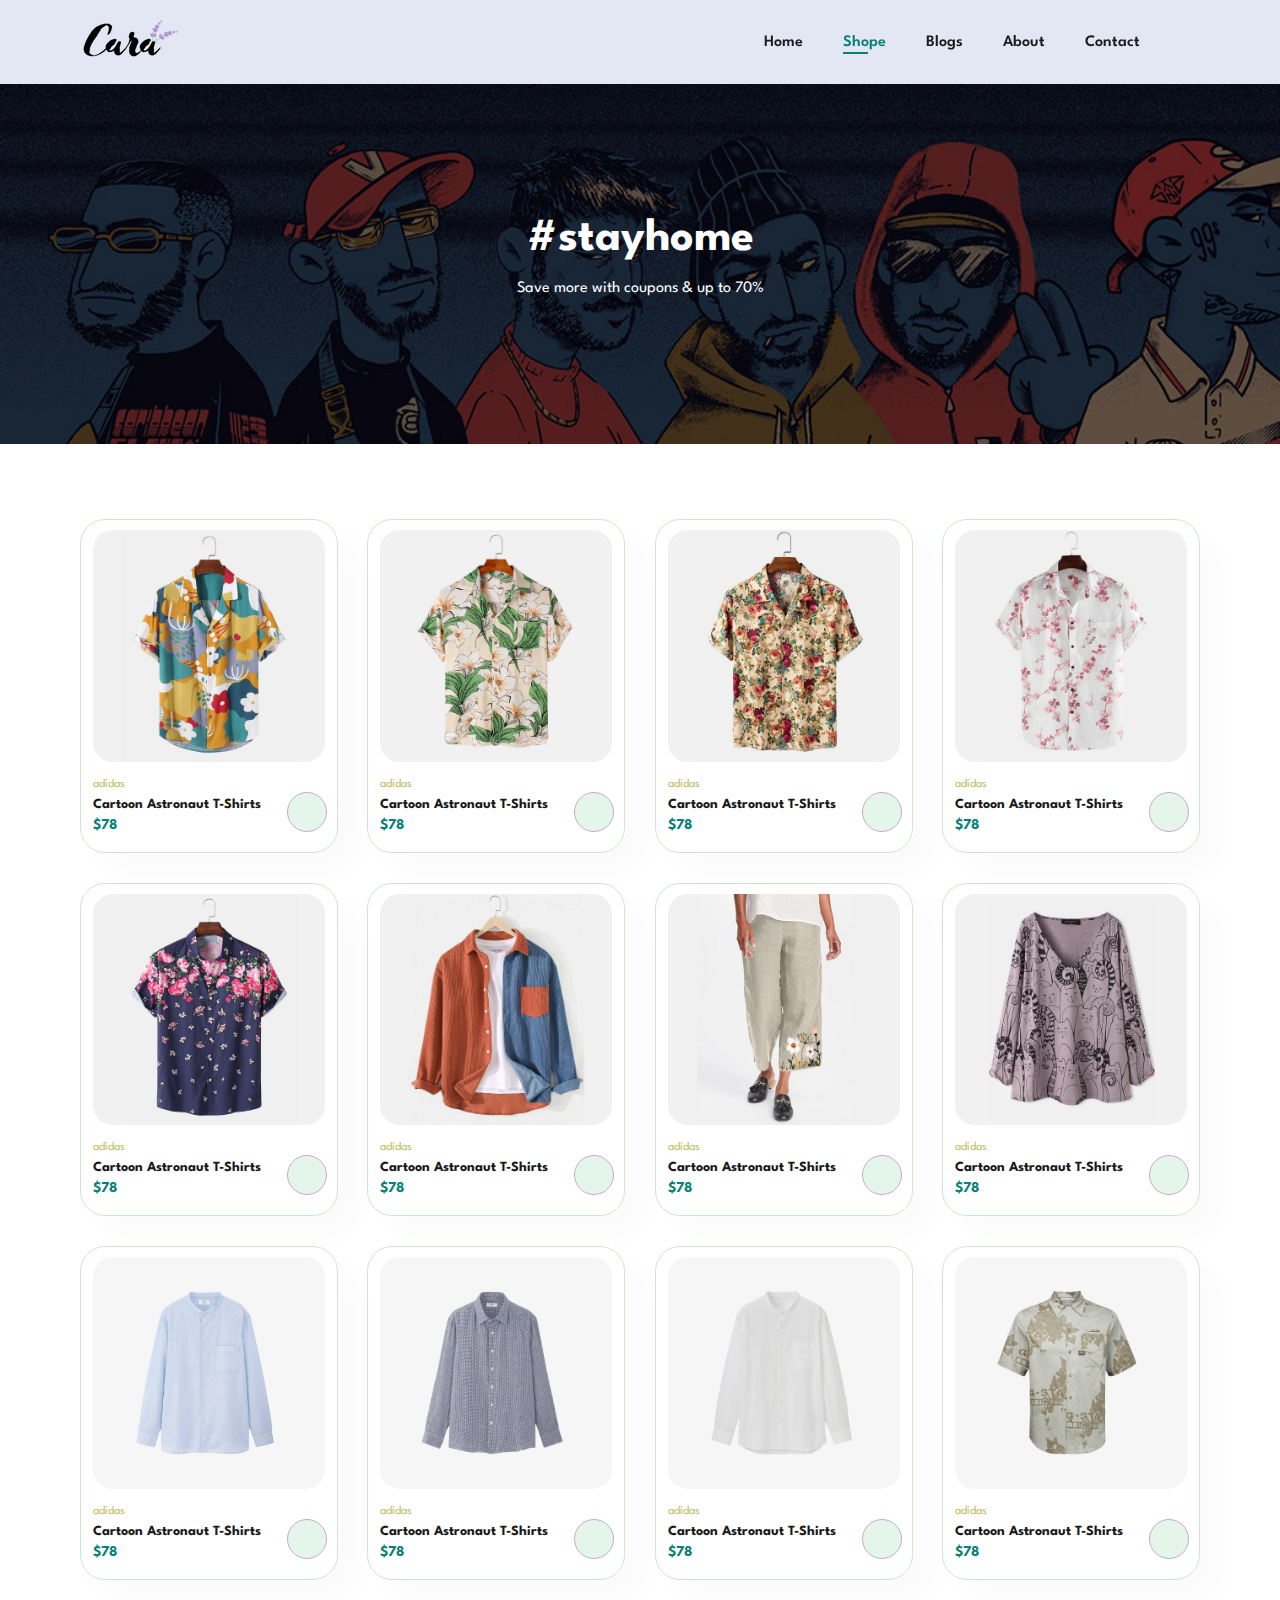
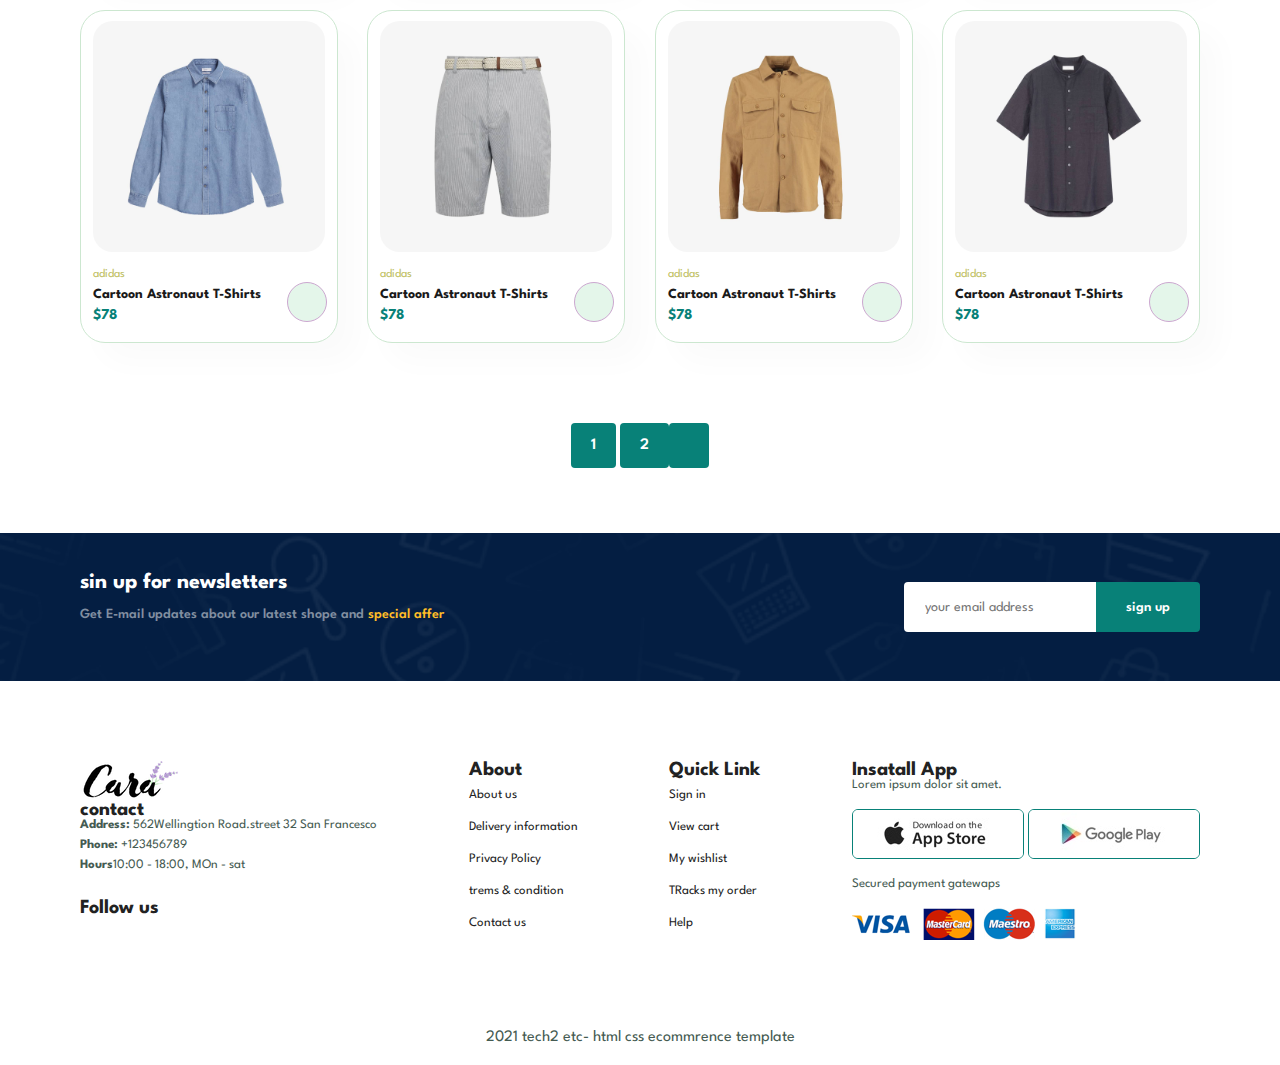
<file: shope.html>
<!DOCTYPE html>
<html lang="en">
<head>
    <meta charset="UTF-8">
    <meta name="viewport" content="width=device-width, initial-scale=1.0">
    <title>Document</title>
    <link rel="stylesheet" href="style.css">
    <link rel="stylesheet" href="https://cdnjs.cloudflare.com/ajax/libs/font-awesome/6.6.0/css/all.min.css" integrity="sha512-Kc323vGBEqzTmouAECnVceyQqyqdsSiqLQISBL29aUW4U/M7pSPA/gEUZQqv1cwx4OnYxTxve5UMg5GT6L4JJg==" crossorigin="anonymous" referrerpolicy="no-referrer" />
</head>
<body>
    <section class="header">
        <a href=""><img src="img/logo.png" alt="" class="logo"></a>
        <div>
            <ul class="navbar">
                <li ><a href="index.html">Home</a></li>
                <li><a  class="active" href="shope.html">Shope</a></li>
                <li><a href="blog.html">Blogs</a></li>
                <li><a href="about.html">About</a></li>
                <li><a href="contact.html">Contact</a></li>
                <li id="lg-bag"><a href="cart.html"><i class="fa-solid fa-bag-shopping"></i></a></li>
                <a class="close"><i class="fa-regular fa-circle-xmark"></i></a>
            </ul>
        </div>
        <div class="mobile">
            <a href="cart.html"><i class="fa-solid fa-bag-shopping"></i></a>
            <i id="bar" class="fas fa-outdent"></i>
            

        </div>
    </section>
    <!-- herosection -->
     <section class="page-header">
        
        <h2>#stayhome</h2>
        
        <p>Save more with coupons & up to 70%</p>
        
     </section>
     
      <!-- product -->
       <section id="product1" class="section-p1">
        
        <div class="pro-container">
            <div class="pro" onclick="window.location.href='shoproduct.html';">
                <img src="img/products/f1.jpg" alt="">
                <div class="des">
                    <span>adidas</span>
                    <h5>Cartoon Astronaut T-Shirts</h5>
                    <div class="stars">
                        <i class="fas fa-star"></i>
                        <i class="fas fa-star"></i>
                        <i class="fas fa-star"></i>
                        <i class="fas fa-star"></i>
                        <i class="fas fa-star"></i>
                    </div>
                    <h4>$78</h4>
                </div>
                <a class="cart" href=""><i class="fa-solid fa-cart-shopping"></i></a>
            </div>
            <div class="pro" onclick="window.location.href='shoproduct.html';">
                <img src="img/products/f2.jpg" alt="">
                <div class="des">
                    <span>adidas</span>
                    <h5>Cartoon Astronaut T-Shirts</h5>
                    <div class="stars">
                        <i class="fas fa-star"></i>
                        <i class="fas fa-star"></i>
                        <i class="fas fa-star"></i>
                        <i class="fas fa-star"></i>
                        <i class="fas fa-star"></i>
                    </div>
                    <h4>$78</h4>
                </div>
                <a class="cart" href=""><i class="fa-solid fa-cart-shopping"></i></a>
            </div>
            <div class="pro">
                <img src="img/products/f3.jpg" alt="">
                <div class="des">
                    <span>adidas</span>
                    <h5>Cartoon Astronaut T-Shirts</h5>
                    <div class="stars">
                        <i class="fas fa-star"></i>
                        <i class="fas fa-star"></i>
                        <i class="fas fa-star"></i>
                        <i class="fas fa-star"></i>
                        <i class="fas fa-star"></i>
                    </div>
                    <h4>$78</h4>
                </div>
                <a class="cart" href=""><i class="fa-solid fa-cart-shopping"></i></a>
            </div>
            <div class="pro" onclick="window.location.href='shoproduct.html';">
                <img src="img/products/f4.jpg" alt="">
                <div class="des">
                    <span>adidas</span>
                    <h5>Cartoon Astronaut T-Shirts</h5>
                    <div class="stars">
                        <i class="fas fa-star"></i>
                        <i class="fas fa-star"></i>
                        <i class="fas fa-star"></i>
                        <i class="fas fa-star"></i>
                        <i class="fas fa-star"></i>
                    </div>
                    <h4>$78</h4>
                </div>
                <a class="cart" href=""><i class="fa-solid fa-cart-shopping"></i></a>
            </div>
            <div class="pro">
                <img src="img/products/f5.jpg" alt="">
                <div class="des">
                    <span>adidas</span>
                    <h5>Cartoon Astronaut T-Shirts</h5>
                    <div class="stars">
                        <i class="fas fa-star"></i>
                        <i class="fas fa-star"></i>
                        <i class="fas fa-star"></i>
                        <i class="fas fa-star"></i>
                        <i class="fas fa-star"></i>
                    </div>
                    <h4>$78</h4>
                </div>
                <a class="cart" href=""><i class="fa-solid fa-cart-shopping"></i></a>
            </div>
            <div class="pro" onclick="window.location.href='shoproduct.html';">
                <img src="img/products/f6.jpg" alt="">
                <div class="des">
                    <span>adidas</span>
                    <h5>Cartoon Astronaut T-Shirts</h5>
                    <div class="stars">
                        <i class="fas fa-star"></i>
                        <i class="fas fa-star"></i>
                        <i class="fas fa-star"></i>
                        <i class="fas fa-star"></i>
                        <i class="fas fa-star"></i>
                    </div>
                    <h4>$78</h4>
                </div>
                <a class="cart" href=""><i class="fa-solid fa-cart-shopping"></i></a>
            </div>
            <div class="pro" onclick="window.location.href='shoproduct.html';">
                <img src="img/products/f7.jpg" alt="">
                <div class="des">
                    <span>adidas</span>
                    <h5>Cartoon Astronaut T-Shirts</h5>
                    <div class="stars">
                        <i class="fas fa-star"></i>
                        <i class="fas fa-star"></i>
                        <i class="fas fa-star"></i>
                        <i class="fas fa-star"></i>
                        <i class="fas fa-star"></i>
                    </div>
                    <h4>$78</h4>
                </div>
                <a class="cart" href=""><i class="fa-solid fa-cart-shopping"></i></a>
            </div>
            <div class="pro" onclick="window.location.href='shoproduct.html';">
                <img src="img/products/f8.jpg" alt="">
                <div class="des">
                    <span>adidas</span>
                    <h5>Cartoon Astronaut T-Shirts</h5>
                    <div class="stars">
                        <i class="fas fa-star"></i>
                        <i class="fas fa-star"></i>
                        <i class="fas fa-star"></i>
                        <i class="fas fa-star"></i>
                        <i class="fas fa-star"></i>
                    </div>
                    <h4>$78</h4>
                </div>
                <a class="cart" href=""><i class="fa-solid fa-cart-shopping"></i></a>
            </div>
        
                <div class="pro" onclick="window.location.href='shoproduct.html';">
                    <img src="img/products/n1.jpg" alt="">
                    <div class="des">
                        <span>adidas</span>
                        <h5>Cartoon Astronaut T-Shirts</h5>
                        <div class="stars">
                            <i class="fas fa-star"></i>
                            <i class="fas fa-star"></i>
                            <i class="fas fa-star"></i>
                            <i class="fas fa-star"></i>
                            <i class="fas fa-star"></i>
                        </div>
                        <h4>$78</h4>
                    </div>
                    <a class="cart" href=""><i class="fa-solid fa-cart-shopping"></i></a>
                </div>
                <div class="pro" onclick="window.location.href='shoproduct.html';">
                    <img src="img/products/n2.jpg" alt="">
                    <div class="des">
                        <span>adidas</span>
                        <h5>Cartoon Astronaut T-Shirts</h5>
                        <div class="stars">
                            <i class="fas fa-star"></i>
                            <i class="fas fa-star"></i>
                            <i class="fas fa-star"></i>
                            <i class="fas fa-star"></i>
                            <i class="fas fa-star"></i>
                        </div>
                        <h4>$78</h4>
                    </div>
                    <a class="cart" href=""><i class="fa-solid fa-cart-shopping"></i></a>
                </div>
                <div class="pro" onclick="window.location.href='shoproduct.html';">
                    <img src="img/products/n3.jpg" alt="">
                    <div class="des">
                        <span>adidas</span>
                        <h5>Cartoon Astronaut T-Shirts</h5>
                        <div class="stars">
                            <i class="fas fa-star"></i>
                            <i class="fas fa-star"></i>
                            <i class="fas fa-star"></i>
                            <i class="fas fa-star"></i>
                            <i class="fas fa-star"></i>
                        </div>
                        <h4>$78</h4>
                    </div>
                    <a class="cart" href=""><i class="fa-solid fa-cart-shopping"></i></a>
                </div>
                <div class="pro" onclick="window.location.href='shoproduct.html';">
                    <img src="img/products/n4.jpg" alt="">
                    <div class="des">
                        <span>adidas</span>
                        <h5>Cartoon Astronaut T-Shirts</h5>
                        <div class="stars">
                            <i class="fas fa-star"></i>
                            <i class="fas fa-star"></i>
                            <i class="fas fa-star"></i>
                            <i class="fas fa-star"></i>
                            <i class="fas fa-star"></i>
                        </div>
                        <h4>$78</h4>
                    </div>
                    <a class="cart" href=""><i class="fa-solid fa-cart-shopping"></i></a>
                </div>
                <div class="pro " onclick="window.location.href='shoproduct.html';">
                    <img src="img/products/n5.jpg" alt="">
                    <div class="des">
                        <span>adidas</span>
                        <h5>Cartoon Astronaut T-Shirts</h5>
                        <div class="stars">
                            <i class="fas fa-star"></i>
                            <i class="fas fa-star"></i>
                            <i class="fas fa-star"></i>
                            <i class="fas fa-star"></i>
                            <i class="fas fa-star"></i>
                        </div>
                        <h4>$78</h4>
                    </div>
                    <a class="cart" href=""><i class="fa-solid fa-cart-shopping"></i></a>
                </div>
                <div class="pro" onclick="window.location.href='shoproduct.html';">
                    <img src="img/products/n6.jpg" alt="">
                    <div class="des">
                        <span>adidas</span>
                        <h5>Cartoon Astronaut T-Shirts</h5>
                        <div class="stars">
                            <i class="fas fa-star"></i>
                            <i class="fas fa-star"></i>
                            <i class="fas fa-star"></i>
                            <i class="fas fa-star"></i>
                            <i class="fas fa-star"></i>
                        </div>
                        <h4>$78</h4>
                    </div>
                    <a class="cart" href=""><i class="fa-solid fa-cart-shopping"></i></a>
                </div>
                <div class="pro" onclick="window.location.href='shoproduct.html';">
                    <img src="img/products/n7.jpg" alt="">
                    <div class="des">
                        <span>adidas</span>
                        <h5>Cartoon Astronaut T-Shirts</h5>
                        <div class="stars">
                            <i class="fas fa-star"></i>
                            <i class="fas fa-star"></i>
                            <i class="fas fa-star"></i>
                            <i class="fas fa-star"></i>
                            <i class="fas fa-star"></i>
                        </div>
                        <h4>$78</h4>
                    </div>
                    <a class="cart" href=""><i class="fa-solid fa-cart-shopping"></i></a>
                </div>
                <div class="pro" onclick="window.location.href='shoproduct.html';">
                    <img src="img/products/n8.jpg" alt="">
                    <div class="des">
                        <span>adidas</span>
                        <h5>Cartoon Astronaut T-Shirts</h5>
                        <div class="stars">
                            <i class="fas fa-star"></i>
                            <i class="fas fa-star"></i>
                            <i class="fas fa-star"></i>
                            <i class="fas fa-star"></i>
                            <i class="fas fa-star"></i>
                        </div>
                        <h4>$78</h4>
                    </div>
                    <a class="cart" href=""><i class="fa-solid fa-cart-shopping"></i></a>
                </div>
            </div>
           </section>
           <section id="pagination" class="section-p1">
            <a href="#">1</a>
            <a href="#">2</a>
            <a href="#"><i class="fa-solid fa-arrow-right-long"></i></a>
           </section>
          
            <!-- sinup -->
             <section id="newsletter" class="section-p1 section-m1">
                <div class="newstext">
                    <h4>sin up for newsletters</h4>
                    <p>Get E-mail  updates about our latest shope and <span>special affer</span></p>
                </div>
                <div class="form">
                    <input type="text" placeholder="your email address">
                    <button class="normal">sign up</button>
                </div>
             </section>
             <!-- footer -->
              <footer class="section-p1">
                <div class="col">
                    <img src="img/logo.png" alt="">
                    <h4>contact</h4>
                    <p><strong>Address:</strong> 562Wellingtion Road.street 32 San Francesco</p>
                    <p><strong>Phone:</strong> +123456789</p>
                    <p><strong>Hours</strong>10:00 - 18:00, MOn - sat</p>
                
                <div class="follow">
                    <h4>Follow us</h4>
                    <div class="icon">
                        <i class="fab fa-facebook-f"></i>
                        <i class="fab fa-twitter"></i>
                        <i class="fab fa-instagrm"></i>
                        <i class="fab fa-pinterest-p"></i>
                        <i class="fab fa-youtube"></i>
                    </div>
                </div>
            </div>
            <div class="col">
                <h4>About</h4>
                <a href="#">About us</a>
                <a href="">Delivery information</a>
                <a href="#">Privacy Policy</a>
                <a href="#">trems & condition</a>
                <a href="#">Contact us</a>
            </div>
            <div class="col">
                <h4>Quick Link</h4>
                <a href="#">Sign in</a>
                <a href="">View cart</a>
                <a href="#">My wishlist</a>
                <a href="#">TRacks my order</a>
                <a href="#">Help</a>
            </div>
            <div class="col install">
                <h4>Insatall App</h4>
                <p>Lorem ipsum dolor sit amet.</p>
                <div class="row">
                    <img src="img/pay/app.jpg" alt="">
                    <img src="img/pay/play.jpg" alt="">
                </div>
                <p>Secured payment gatewaps</p>
                <img src="img/pay/pay.png" alt="">
            </div>

              </footer>
              <div class="copyright">
                <p>2021 tech2 etc- html css ecommrence template</p>
            </div>
            <script src="js/main.js">
                
            </script>
</body>
</html>
</file>
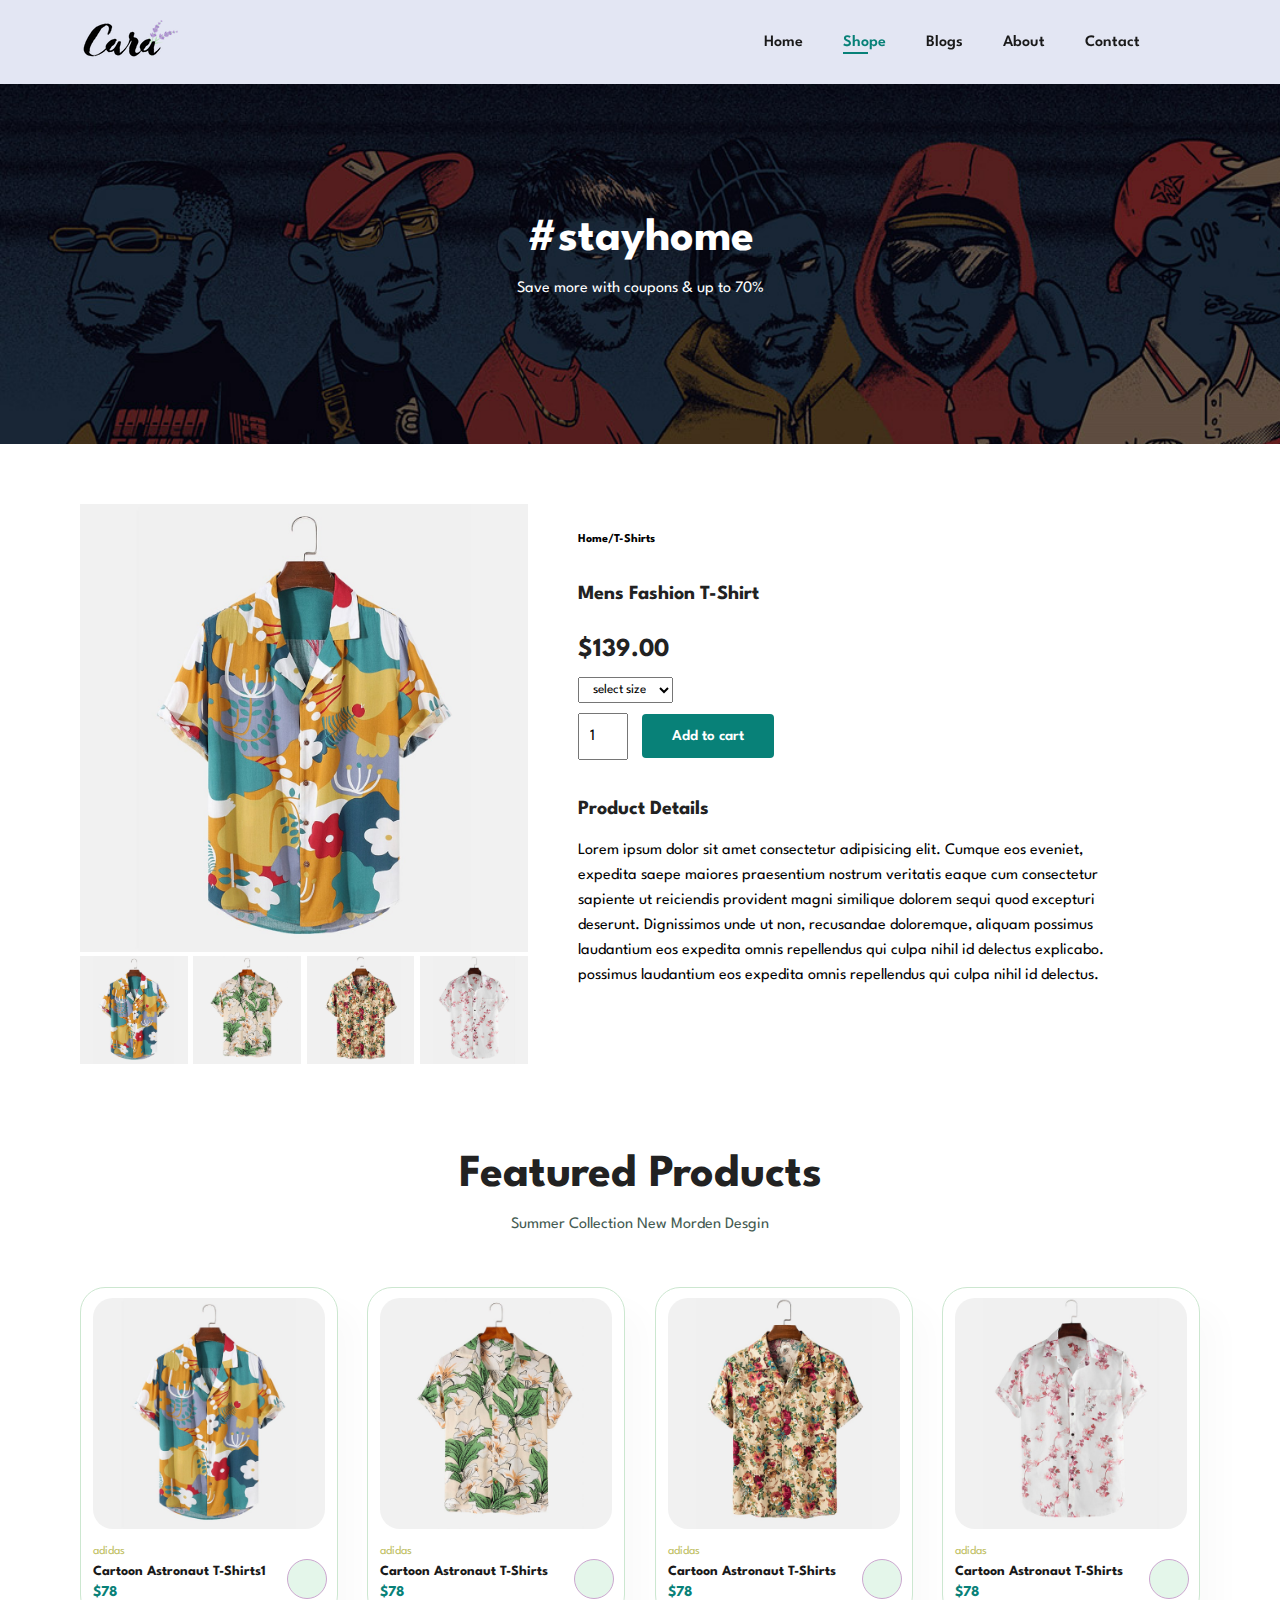
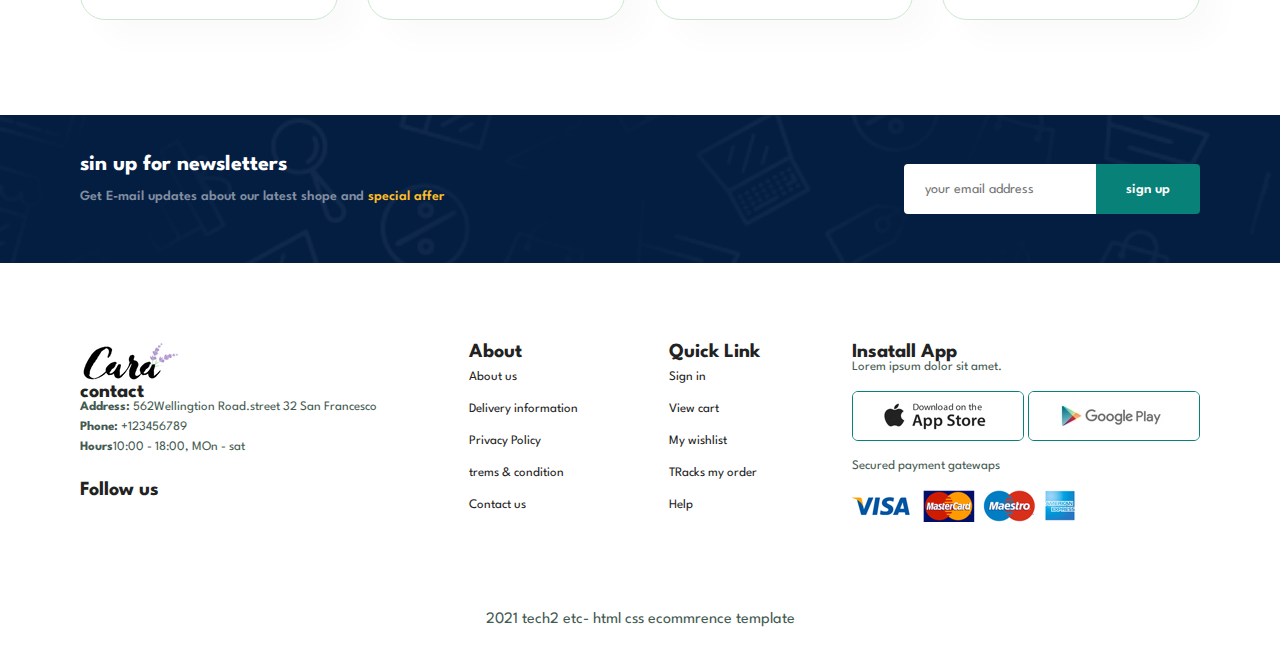
<file: shoproduct.html>
<!DOCTYPE html>
<html lang="en">
<head>
    <meta charset="UTF-8">
    <meta name="viewport" content="width=device-width, initial-scale=1.0">
    <title>Document</title>
    <link rel="stylesheet" href="style.css">
    <link rel="stylesheet" href="https://cdnjs.cloudflare.com/ajax/libs/font-awesome/6.6.0/css/all.min.css" integrity="sha512-Kc323vGBEqzTmouAECnVceyQqyqdsSiqLQISBL29aUW4U/M7pSPA/gEUZQqv1cwx4OnYxTxve5UMg5GT6L4JJg==" crossorigin="anonymous" referrerpolicy="no-referrer" />
</head>
<body>
    <section class="header">
        <a href=""><img src="img/logo.png" alt="" class="logo"></a>
        <div>
            <ul class="navbar">
                <li ><a href="index.html">Home</a></li>
                <li><a  class="active" href="shope.html">Shope</a></li>
                <li><a href="blog.html">Blogs</a></li>
                <li><a href="about.html">About</a></li>
                <li><a href="contact.html">Contact</a></li>
                <li id="lg-bag"><a href="cart.html"><i class="fa-solid fa-bag-shopping"></i></a></li>
                <a class="close"><i class="fa-regular fa-circle-xmark"></i></a>
            </ul>
        </div>
        <div class="mobile">
            <a href="cart.html"><i class="fa-solid fa-bag-shopping"></i></a>
            <i id="bar" class="fas fa-outdent"></i>
            

        </div>
    </section>
    <!-- herosection -->
     <section class="page-header">
        
        <h2>#stayhome</h2>
        
        <p>Save more with coupons & up to 70%</p>
        
     </section>
     
      <!-- product -->
          <section id="prodetails" class="section-p1">
            <div class="single-pro-img">
                <img src="img/products/f1.jpg" alt="" width="100%" id="MainImg">
                <div class="small-img-group">
                    <div class="small-img-col">
                        <img src="img/products/f1.jpg" alt="" width="100%" class="small-img">
                    </div>
                    <div class="small-img-col">
                        <img src="img/products/f2.jpg" alt="" width="100%" class="small-img">
                    </div>
                    <div class="small-img-col">
                        <img src="img/products/f3.jpg" alt="" width="100%" class="small-img">
                    </div>
                    <div class="small-img-col">
                        <img src="img/products/f4.jpg" alt="" width="100%" class="small-img">
                    </div>
                </div>
            </div>
                <div class="single-pro-details">
                    <h6>Home/T-Shirts</h6>
                    <h4>Mens Fashion T-Shirt</h4>
                    <h2>$139.00</h2>
                    <select >
                        <option>select size</option>
                        <option>xl</option>
                        <option>xxl</option>
                        <option>small</option>
                        <option>large</option>
                    </select>
                    <input type="number" value="1">
                    <button class="normal">Add to cart</button>
                    <h4>Product Details</h4>
                    <span>Lorem ipsum dolor sit amet consectetur adipisicing elit. Cumque eos eveniet, expedita saepe maiores praesentium nostrum veritatis eaque cum consectetur sapiente ut reiciendis provident magni similique dolorem sequi quod excepturi deserunt. Dignissimos unde ut non, recusandae doloremque, aliquam possimus laudantium eos expedita omnis repellendus qui culpa nihil id delectus explicabo.
                        possimus laudantium eos expedita omnis repellendus qui culpa nihil id delectus.
                    </span>
                </div>
           
          </section>
          <section id="product1" class="section-p1">
            <h2>Featured Products</h2>
            <p>Summer Collection New Morden Desgin</p>
            <div class="pro-container">
                <div class="pro" onclick="window.location.href='shoproduct.html';">
                    <img src="img/products/f1.jpg" alt="">
                    <div class="des">
                        <span>adidas</span>
                        <h5>Cartoon Astronaut T-Shirts1</h5>
                        <div class="stars">
                            <i class="fas fa-star"></i>
                            <i class="fas fa-star"></i>
                            <i class="fas fa-star"></i>
                            <i class="fas fa-star"></i>
                            <i class="fas fa-star"></i>
                        </div>
                        <h4>$78</h4>
                    </div>
                    <a class="cart" href=""><i class="fa-solid fa-cart-shopping"></i></a>
                </div>
                <div class="pro">
                    <img src="img/products/f2.jpg" alt="">
                    <div class="des">
                        <span>adidas</span>
                        <h5>Cartoon Astronaut T-Shirts</h5>
                        <div class="stars">
                            <i class="fas fa-star"></i>
                            <i class="fas fa-star"></i>
                            <i class="fas fa-star"></i>
                            <i class="fas fa-star"></i>
                            <i class="fas fa-star"></i>
                        </div>
                        <h4>$78</h4>
                    </div>
                    <a class="cart" href=""><i class="fa-solid fa-cart-shopping"></i></a>
                </div>
                <div class="pro">
                    <img src="img/products/f3.jpg" alt="">
                    <div class="des">
                        <span>adidas</span>
                        <h5>Cartoon Astronaut T-Shirts</h5>
                        <div class="stars">
                            <i class="fas fa-star"></i>
                            <i class="fas fa-star"></i>
                            <i class="fas fa-star"></i>
                            <i class="fas fa-star"></i>
                            <i class="fas fa-star"></i>
                        </div>
                        <h4>$78</h4>
                    </div>
                    <a class="cart" href=""><i class="fa-solid fa-cart-shopping"></i></a>
                </div>
                <div class="pro">
                    <img src="img/products/f4.jpg" alt="">
                    <div class="des">
                        <span>adidas</span>
                        <h5>Cartoon Astronaut T-Shirts</h5>
                        <div class="stars">
                            <i class="fas fa-star"></i>
                            <i class="fas fa-star"></i>
                            <i class="fas fa-star"></i>
                            <i class="fas fa-star"></i>
                            <i class="fas fa-star"></i>
                        </div>
                        <h4>$78</h4>
                    </div>
                    <a class="cart" href=""><i class="fa-solid fa-cart-shopping"></i></a>
                </div>
                
            </div>
           </section>
          
            <!-- sinup -->
             <section id="newsletter" class="section-p1 section-m1">
                <div class="newstext">
                    <h4>sin up for newsletters</h4>
                    <p>Get E-mail  updates about our latest shope and <span>special affer</span></p>
                </div>
                <div class="form">
                    <input type="text" placeholder="your email address">
                    <button class="normal">sign up</button>
                </div>
             </section>
             <!-- footer -->
              <footer class="section-p1">
                <div class="col">
                    <img src="img/logo.png" alt="">
                    <h4>contact</h4>
                    <p><strong>Address:</strong> 562Wellingtion Road.street 32 San Francesco</p>
                    <p><strong>Phone:</strong> +123456789</p>
                    <p><strong>Hours</strong>10:00 - 18:00, MOn - sat</p>
                
                <div class="follow">
                    <h4>Follow us</h4>
                    <div class="icon">
                        <i class="fab fa-facebook-f"></i>
                        <i class="fab fa-twitter"></i>
                        <i class="fab fa-instagrm"></i>
                        <i class="fab fa-pinterest-p"></i>
                        <i class="fab fa-youtube"></i>
                    </div>
                </div>
            </div>
            <div class="col">
                <h4>About</h4>
                <a href="#">About us</a>
                <a href="">Delivery information</a>
                <a href="#">Privacy Policy</a>
                <a href="#">trems & condition</a>
                <a href="#">Contact us</a>
            </div>
            <div class="col">
                <h4>Quick Link</h4>
                <a href="#">Sign in</a>
                <a href="">View cart</a>
                <a href="#">My wishlist</a>
                <a href="#">TRacks my order</a>
                <a href="#">Help</a>
            </div>
            <div class="col install">
                <h4>Insatall App</h4>
                <p>Lorem ipsum dolor sit amet.</p>
                <div class="row">
                    <img src="img/pay/app.jpg" alt="">
                    <img src="img/pay/play.jpg" alt="">
                </div>
                <p>Secured payment gatewaps</p>
                <img src="img/pay/pay.png" alt="">
            </div>

              </footer>
              <div class="copyright">
                <p>2021 tech2 etc- html css ecommrence template</p>
            </div>
            <script src="js/main.js">    </script>
            <script>
                var MainImg = document.getElementById(MainImg);
                var smallimg = document.getElementsByClassName("small-img");
                               
                smallimg[0].onclick = function(){
                    MainImg.src = smallimg[0].src
                }
                smallimg[1].onclick = function(){
                    MainImg.src = smallimg[1].src
                }
                smallimg[2].onclick = function(){
                    MainImg.src = smallimg[2].src
                }
                smallimg[3].onclick = function(){
                    MainImg.src = smallimg[3].src
                }
                
            </script>
</body>
</html>
</file>
<file: style.css>
@import url('https://fonts.googleapis.com/css2?family=Spartan:wght@100..900&display=swap');
*{
    margin: 0;
    padding: 0;
    box-sizing: border-box;
    font-family: 'Spartan', sans-serif;
}
h1{
    font-size: 50px;
    line-height: 64px;
    color: #222;
}
h2{
    font-size: 46px;
    line-height: 54px;
    color: #222;

}
h4{
    font-size: 20px;
    color: #222;
}
h6{
    font-weight: 700;
    font-size: 12px;
}
p{
    font-size: 16px;
    color: #455b52;
    margin: 15px 0 20px 0;
}
.section-p1{
    padding: 40px 80px;
}
.section-m1{
    margin: 40px 0;
}
button.normal{
    font-size: 14px;
    font-weight: 600;
    padding: 15px 30px;
    background-color: #fff;
    border-radius: 4px;
    cursor: pointer;
    border: none;
    outline: none;
    transition: 0.2s ;
}
button.white{
    font-size: 13px;
    font-weight: 600;
    padding: 11px 21px;
    background-color:transparent;
    color: #fff;
    cursor: pointer;
    border: 1px solid #fff;
    outline: none;
    transition: 0.2s ;
}
body{
    width: 100%;
}
/* header */
.header{
    display: flex;
    align-items: center;
    justify-content: space-between;
    padding: 20px 80px;
    background-color: #e3e6f3;
    box-shadow: 0 5px 15px rgba(0, 0, 0, 0.06);
    z-index: 999;
    position: sticky;
    top: 0;
    left: 0;
}
.navbar{
    display: flex;
    align-items: center;
    justify-content: center;
}
.navbar li{
    list-style: none;
    padding: 0 20px;
    position:relative;
}
.navbar li a{
    text-decoration: none;
    font-size: 16px;
    font-weight: 600;
    color: #1a1a1a;
    transition:0.3s  ease;
}
.navbar li a:hover,
.navbar li a.active{
    color: #088178;

}
.navbar li a.active::after,
.navbar li a:hover::after{
    content: "";
    width: 30%;
    height: 2px;
    background-color: #088178;
    position: absolute;
    bottom: -4px;
    left: 20px;

}
.mobile{
    display: none;
    align-items: center;
}
.show{
   
    right: -2px !important;
    
}
/* .close{
    display: none;
} */
/* homepage */
.hero{
    background-image: url(img/hero4.png);
    height: 90vh;
    width: 100%;
    background-size: cover;
    background-position: top 25% right 0;
    padding: 0 80px;
    display: flex;
    align-items: flex-start;
    flex-direction: column;
    justify-content: center;
}
.hero h4{
    padding-bottom: 15px;
}
.hero h1{
    color: #088178;

}
.hero button{
    background-image: url(img/button.png);
    background-color: transparent;
    color: #088178;
    border: 0;
    padding: 14px 80px 14px 65px ;
    background-repeat: no-repeat;
    cursor: pointer;
    font-weight: 700;
    font-size: 15px;
}
/* feature */
#feature{
    display: flex;
    align-items: center;
    justify-content: space-between;
    flex-wrap: wrap;
}
#feature .fe-box{
    width: 190px;
    text-align: center;
    padding: 25px 15px;
    box-shadow: 20px 20px 34px rgba(0, 0, 0, 0.03);
    border: 1px solid #cce7d0;
    border-radius: 4px;
    margin: 15px 0;
}
#feature .fe-box:hover{
    box-shadow: 10px 10px 54px rgba(70, 62, 221, 0.1);
}
#feature .fe-box img{
    width: 100%;
    margin-bottom: 10px;
}
#feature .fe-box h6{
    display: inline-block;
    padding: 9px 8px 6px 8px;
    line-height: 1;
    border-radius: 4px;
    color: #088178;
    background-color: #fddde4;
}
#feature .fe-box:nth-child(2) h6{ 
    background-color: #cdebbc;

}
#feature .fe-box:nth-child(3) h6{ 
    background-color: #d1e8f2;

}
#feature .fe-box:nth-child(4) h6{ 
    background-color: #cdd4f8;

}
#feature .fe-box:nth-child(5) h6{ 
    background-color: #f6dbf6;

}
#feature .fe-box:nth-child(6) h6{ 
    background-color: #fff2e5;

}
/* products */
#product1{
    text-align: center;
}
#product1 .pro-container{
    display: flex;
    justify-content: space-between;
    padding-top: 20px;
    flex-wrap: wrap;
}
#product1 .pro{
    width: 23%;
    min-width: 250px;
    padding: 10px 12px;
    border: 1px solid #cce7d0;
    border-radius: 25px;
    cursor: pointer;
    box-shadow: 20px 20px 30px rgba(0, 0, 0, 0.02);
    margin: 15px 0;
    transition: 0.2s ease;
    position: relative;
}
#product .pro:hover{
    box-shadow:20px 20px 30px rgba(0, 0, 0, 0.06) ;
} 
#product1 .pro img{
    width: 100% ;
    border-radius: 20px;
}
#product1 .pro .des{
    text-align: start;
    padding: 10px 0;
}
#product1 .pro .des span{
    color: #c0c063;
    font-size: 12px;
}
#product1 .pro .des h5{
    padding-top: 7px;
    color: #1a1a1a;
    font-size: 14px;
}
#product1 .pro .des i{
    font-size: 12px;
    color: rgb(243, 141, 25);
}
#product1 .pro .des h4{
    padding-top: 7px;
    font-size: 15px;
    font-weight: 700;
    color: #088178;
}
#product1 .pro .cart{
    width: 40px;
    height: 40px;
    line-height: 40px;
    border-radius: 50px;
    background-color: #e4f6ea;
    font-weight: 500;
    color: #088178;
    border: 1px solid #cca7d0;
    position: absolute;
    bottom: 20px;
    right: 10px;
}
/* section barnar */
#barnar{
    display: flex;
    flex-direction: column;
    justify-content: center;
    align-items: center;
    text-align: center;
    background-image: url(img/banner/b2.jpg);
    width: 100%;
    height: 40vh;
    background-size: cover;
    background-repeat: no-repeat;
    background-position: center;

}
#barnar h4{
    color: #fff;
    font-size: 16px;
}
#barnar h2{
    color: #fff;
    font-size: 30px;
    padding: 10px 0;
}
#barnar h2 span{
    color:#ef3636 ;

}
#barnar button:hover{
    background-color: #088178;
    color: #fff;
    
}
/* sm-barnar */
#sm-section{
    display: flex;
    justify-content: space-between;
    flex-wrap: wrap;
    
}
#sm-section .barnar-box{
    display: flex;
    flex-direction: column;
    justify-content: center;
    align-items: flex-start;
    background-image: url(img/banner/b17.jpg);
  min-width:580px;
    height: 50vh;
    background-size: cover;
    /* background-repeat: no-repeat; */
    background-position: center; 
    padding: 30px ;
}
#sm-section #barnar-box5{
    background-image: url(img/banner/b10.jpg);
}
#sm-section h4{
    color: #fff;
    font-size: 20px;
    font-weight: 300;
}
#sm-section h2{
    color: #fff;
    font-size: 28px;
    font-weight: 800;
}
#sm-section span{
    color: #fff;
    font-size: 14px;
    font-weight: 500;
    padding-bottom: 15px;
}
#sm-section .barnar-box:hover button{
    background-color: #088178;
    color: #fff;
}
#barnar3{
    display: flex;
    justify-content: space-between;
    flex-wrap: wrap;
    padding: 0 80px;
    


}   
#barnar3 .barnar-box{
   display: flex;

   flex-direction: column;
    justify-content: center;
    align-items: flex-start;
    background-image: url(img/banner/b7.jpg);
     min-width:30%;
    height: 30vh;
    background-size: cover;
    background-repeat: no-repeat; 
    background-position: center; 
    padding: 20px ;
    margin-bottom: 20px;
}

 #barnar3 .barnar-box2{
    
    background-image: url(img/banner/b4.jpg);
}
#barnar3  .barnar-box4{
   
    background-image: url(img/banner/b18.jpg);
   
}
#barnar3 h2{
    color: #fff;
    font-size: 22px;
    font-weight: 900;
}
#barnar3 h3{
    color: rgba(255, 0, 0, 0.63);
    font-size: 15px;
    font-weight: 800;
}
/* newsletter */
#newsletter{
    display: flex;
    justify-content: space-between;
    flex-wrap: wrap;
    align-items: center;
    background-image: url(img/banner/b14.png);
    background-size: cover;
    background-position: 20% 30%;
    background-repeat: no-repeat;
    background-color: #041e42;


}
#newsletter h4{
    font-size: 22px;
    font-weight: 700;
    color: #fff;
}
#newsletter p{
    font-size: 14px;
    font-weight: 600;
    color: #818ea0;
}
#newsletter p span{
    color: #ffbd27;
}
#newsletter .form{
    display: flex;
}
#newsletter input{
    height: 3.125rem;
    padding: 0 1.25rem;
    font-size: 14px;
    width: 100%;
    border: 1px solid transparent;
    border-radius: 4px;
    outline: none;
    border-top-right-radius:0;
    border-bottom-right-radius:0;
}
#newsletter button{
    background-color: #088178;
    color: #fff;
    white-space: nowrap;
    border-top-left-radius:0;
    border-bottom-left-radius:0;
}
/* footer */
footer{
    display: flex;
    flex-wrap: wrap;
    justify-content: space-between;
}
footer .col{
    display: flex;
    flex-direction: column;
    align-items: flex-start;
    margin-bottom: 20px;
}
footer .logo{
    margin-bottom: 30px;
}
footer .h4{
    font-size: 14px;
    padding-bottom: 20px;
}
footer p{
    font-size: 13px;
    margin: 0 0 8px 0;
}
footer a{
    font-size: 13px;
    margin-bottom:10;
    text-decoration: none;
    color: #222;
    line-height: 2rem;
}
footer .follow {
    margin-top:20px  ;
}
footer .follow .icon i{
    color: #465b52;
    padding-right: 4px;
    cursor:pointer;
}
footer .install .row img{
    border: 1px solid #088178;
    border-radius: 6px;
}
footer .install img{
    margin: 10px 0 15px 0;
}
footer .folow i:hover,
footer a:hover{
    color: #088178;
}
.copyright{
    width: 100%;
    text-align: center;
}

/* shope page */
.page-header{
    background-image: url(img/banner/b1.jpg);
    width: 100%;
    height: 40vh;
    background-size: cover;
    display: flex;
    justify-content: center;
    text-align: center;
    flex-direction: column;
    padding: 14px;
}
.page-header h2,
.page-header p{
    color: #fff;
}
#pagination{
    text-align: center;

}
#pagination a{
    text-decoration: none;
    background-color: #088178;
    padding: 15px 20px;
    border-radius: 4px;
    color: #fff;
    font-weight:600 ;
}
#pagination a i{
    font-size: 16px;
    font-weight: 600;
}
/* single product */
#prodetails .single-pro-img{
    width: 40%;
    margin-right: 50px;
}
.small-img-group{
    display: flex;
    justify-content: space-between;
}
.small-img-col{
    flex-basis: 24%;
    cursor: pointer;
}
#prodetails{
    display: flex;
    margin-top: 20px;
}
#prodetails .single-pro-details{
    width: 50%;
    padding-top:30px ;
}
#prodetails .single-pro-details h4{
    padding: 40px 0 20px 0;
}
#prodetails .single-pro-details h2{
    font-size: 26px;
}
#prodetails .single-pro-details select{
    display: block;
    padding: 5px 10px;
    margin-bottom: 10px;
}
#prodetails .single-pro-details input{
    width: 50px;
    height: 47px;
    padding-left: 10px;
    font-size: 16px;
    margin-right: 10px;
}
#prodetails .single-pro-details input:focus{
    outline: none;
}
#prodetails .single-pro-details button{
    background-color: #088178;
    color: #fff;
    font-size: 15px;
}
#prodetails .single-pro-details span{
    line-height: 25px;
}
/* blog page */
 #blog-header{
    background-image: url(img/banner/b19.jpg);
    
}
#blog{
    padding: 150px 150px 0 150px;
}
#blog .blog-box{
    display: flex;
    align-items: center;
    width: 100%;
    position: relative;
    padding-bottom: 90px;
}
#blog .blog-img{
    width: 50%;
    margin-right: 40px;
}
#blog  img{
     width: 100%;
     height: 300px;
     object-fit: cover;
}
#blog .blog-details{
    width: 50%;
}
#blog .blog-details a{
    text-decoration: none;
    font-size: 15px;
    color: #000;
    font-weight: 700;
    position: relative;
    transition: 0.3s ease;
}
#blog .blog-details a::after{
    content: '';
    width: 50px;
    height: 1px;
    background-color: #000;
    position: absolute;
    top: 5px;
    right: -60px;
}
#blog .blog-details a:hover {
    color: #088178;
}
#blog .blog-details a:hover::after{
    background-color: #088178;
}
#blog .blog-box h1{
    position: absolute;
    top: -40px;
    left: 0;
    font-size: 70px;
    font-weight: 700;
    color: #c9cbce;
    z-index: -9;
}
/* about */
 #about {
    background-image: url(img/about/banner.png);
}
#about-head{
    display: flex;
    align-items: center;
}
#about-head img{
    width: 50%;
    height: auto;
}
#about-head div{
    padding-left: 40px;
}
#about-app{
    text-align: center;
}
#about-app .video{
    width: 70%;
    height: 100%;
    margin: 30px auto 0 auto;
}
#about-app .video video{
    width:100%;
    height: 100%;
    border-radius: 20px;
}
/* contact page */
#contact-details{
    display: flex;
    justify-content: space-between;
    align-items: center;
}
#contact-details .details{
    width: 40%;
}
#contact-details .details span,
#form-details form span{
    font-size: 12px;

}
#contact-details .details h2,
#form-details form h2{
    font-size: 26px;
    line-height: 35px;
    padding: 20px 0;
}
#contact-details .details h3{
    font-size: 16px;
    padding-bottom : 15px ;
}
#contact-details .details{
    width: 40%;
}
#contact-details .details li{
   list-style: none;
   display: flex;
   padding: 10px 0;
   width: 100%;
}
#contact-details .details li i{
    font-size: 14px;
    padding-right: 24px;
}
#contact-details .details li p{
    margin: 0;
    font-size: 14px;
}
#contact-details .details .map{
    width: 55%;
    height: 400px;
}
#contact-details .details .map iframe{
    width: 100%;
    height: 100%;
}

#form-details{
display: flex;
justify-content: space-between;
margin: 30px;
padding: 80px ;
border: 1px solid #e1e1e1 ;
}

#form-details form{
    width: 65%;
    display: flex;
    flex-direction: column;
    align-items: flex-start;
}
#form-details form input,
#form-details form textarea{
    width: 100%;
    padding: 12px 15px ;
    outline: none;
    margin-bottom: 20px;
    border: 1px solid #e1e1e1;

}
#form-details form button{
    background-color: #088178;
    color: #fff;

}
#form-details .people div{
    padding-bottom: 25px;
    display: flex;
    align-items: flex-start;

}
#form-details .people div img{
    width: 65px;
    height: 65px;
    object-fit: cover;
    margin-right: 15px;
}
#form-details .people div p{
    margin: 0;
    font-size: 15px;
    line-height: 25px;
}
#form-details .people div span{
    display: block;
    font-size: 16px;
    font-weight: 600;
    color: #000;
}
/* cart page */
#cart{
    overflow-x: auto;
}
#cart table{
    width: 100%;
    border-collapse: collapse;
    table-layout: fixed;
    white-space: nowrap;
}
#cart table img{
    width: 70px;
}
#cart table td:nth-child(1){
    width: 100px;
    text-align: center;
}
#cart table td:nth-child(2){
    width: 150px;
    text-align: center;
}
#cart table td:nth-child(3){
    width: 250px;
    text-align: center;
}
#cart table td:nth-child(4),
#cart table td:nth-child(5),
#cart table td:nth-child(6){
    width: 150px;
    text-align: center;
}
#cart table td:nth-child(5) input{
    width: 70px;
    padding: 10px 5px 10px 15px;
}
#cart table thead {
    border:1px solid #e2e9e1 ;
    border-left:none ;
    border-right:none ;

}
#cart table thead td{
    font-weight: 700;
    text-transform: uppercase;
    font-size: 14px;
    padding: 18px 0;
}
#cart table tbody tr td{
    padding-top: 15px;
}
#cart table tbody  td{
    font-size: 14px;
}
#cart-add{
    display: flex;
    flex-wrap: wrap;
    justify-content: space-between;
}
 #coupon{
    width: 50%;
    margin-bottom: 30px;
 }
 #coupon h3,
 #subtotal h3{
    padding-bottom: 15px;
 }
 #coupon input{
    padding: 10px 20px;
    outline: none;
    width: 60%;
    margin-right: 10px;
    border: 1px solid #e2e9e1;
 }
 #coupon button,
 #subtotal button{
    background-color: #088178;
    color: #fff;
    padding: 10px 20px;
 }
 #subtotal{
    width: 50%;
    margin-bottom: 30px;
    border: 1px solid #e2e9e1;
    padding: 30px;
 }
 #subtotal table{
    border-collapse: collapse;
    width: 100%;
    margin-bottom: 20px;
 }
 #subtotal table td{
    width: 50%;
    border: 1px solid #e2e9e1;
    padding: 10px;
    font-size: 14px;
 }

.navbar .close{
    display: none;
}

/* start media qurey */
@media (max-width:799px){
    .show .close{
        display: block !important;
    }
    .section-p1{
        padding: 40px 40px;
    }
.navbar{
    display: flex;
    justify-content: flex-start;
    flex-direction: column;
    align-items: flex-start;
    position: fixed;
    top: 0;
    right:-300px;
    height: 100vh;
    width: 300px;
    background-color: #e3e6f3;
    box-shadow: 0 40px 60px rgba(0, 0, 0, 0.1);
    padding: 80px 0 0 10px;
    transition: 0.3s;
}
.navbar li{
    margin-bottom: 25px;
}
.navbar .active {
    right: 0px;
}
.mobile{
    display: flex;
    align-items: center;

}
.mobile i {
    color: #1a1a1a;
    font-size: 25px;
    padding-left: 20px;
}
.close{
    position: absolute;
    top: 30px;
    left: 30px;
    color: #222;
    font-size:24px;
}
.show{
    display: block;
    right:-2px !important;
}
#lg-bag{
    display: none;
}
.hero{
    height: 70vh;
    padding: 0 80px;
    background-position: top 30% right 30%;
}
#feature{
    justify-content: center;
}
#feature .fe-box{
    margin: 15px 15px;
}
#product1 .pro-container{
    justify-content: center;
}
#product1 .pro{
    margin: 15px;
}
#barnar{
    
    height: 30vh;
}
#sm-section {
    justify-content: center !important;
}
#sm-section .barnar-box{
    width: 100% ;
    height: 30vh;
    
}
#barnar3 h2{
    font-size: 15px;
}

#barnar3{
    padding: 0 40px;
}
#barnar3 .barnar-box{
    width: 28%;
}
#newsletter .form{
    width: 70%;
}

#form-details{
    padding: 40px;
}
.map{

width: 50%;
}
.map iframe{
    width: 100%;
}
#form-details .form{
    width: 50%;
}

}
@media (max-width:477px){
    .section-p1{
        padding: 20px;
    }
    .show{
        display: block;
        right:-2px !important;
    }
    #sm-section .barnar-box {
        width: unset;
    }
    .header{
        padding: 10px 30px;
    }
    h2{
        font-size: 32px;
    }
    h1{
      font-size: 38px;  
    }
    .hero{
        padding: 0 20px;
        background-position: 55%;
    }
    #feature{
        justify-content: space-between;
    }
    #feature .fe-box{
     width: 155px;
     margin:0 0 15px 0;
    }
    #product1 .pro{
        width: 100%;
    }
    #barnar{
       height: 40vh;
    }
    #sm-barnar .barnar-box{
        height: 40vh;
    }
    #sm-barnar .barnar-box2{
        margin-top: 20px;
    }
    #barnar3{
        padding: 0 20px;
    }
    #barnar3 .barnar-box{
        
        width: 100%;
    }
    #barnar3 .barnar-box2{
        width: 100%;
    }
    #newsletter .form{
        width: 100%;
    }
    #newsletter{
        padding: 40px 20px;
    }
    .copyright{
        text-align: star;
    }
    #prodetails{
        display: flex;
        flex-direction: column;
    }
    #prodetails .single-pro-img{
        width: 100% !important;
        margin-right: 0px !important;
    }
    #prodetails .single-pro-details{
        width: 100% !important;
    }
    #blog .blog-box{
        display: flex;
        flex-direction: column;
        align-items: flex-start;

    }
    #blog{
        padding: 100px 20px 0 20px;
    }
    #blog .blog-img{
        width: 100%;
        margin-right: 0;
        margin-bottom: 30px;
    }
    #blog .blog-details{
        width: 100%;
    }
    #about-head{
        display: flex;
        flex-direction: column;
    }
    #about-head img{
        width: 100%;
        margin-bottom: 20px;

    }
    #about-head div{
        padding-left: 0px;
    }
    #about-head .video{
        width: 100%;
    }
   #contact-details{
    flex-direction: column;
   }

   #contact-details .details{
    width: 100%;
     margin-bottom: 30px;
   }
   #contact-details .map{
    width: 100%;
   }
   #form-details{
    margin: 10px;
    padding: 30px 10px;
    flex-wrap: wrap;
   }
   #form-details form{
    width: 100%;
    margin-bottom: 30px;
   }
   #cart-add{
    flex-direction: column;
   }
   #coupon{
    width: 100%;
   }
   #subtotal{
    width: 100%;
    padding: 20px;
   }
}
</file>
